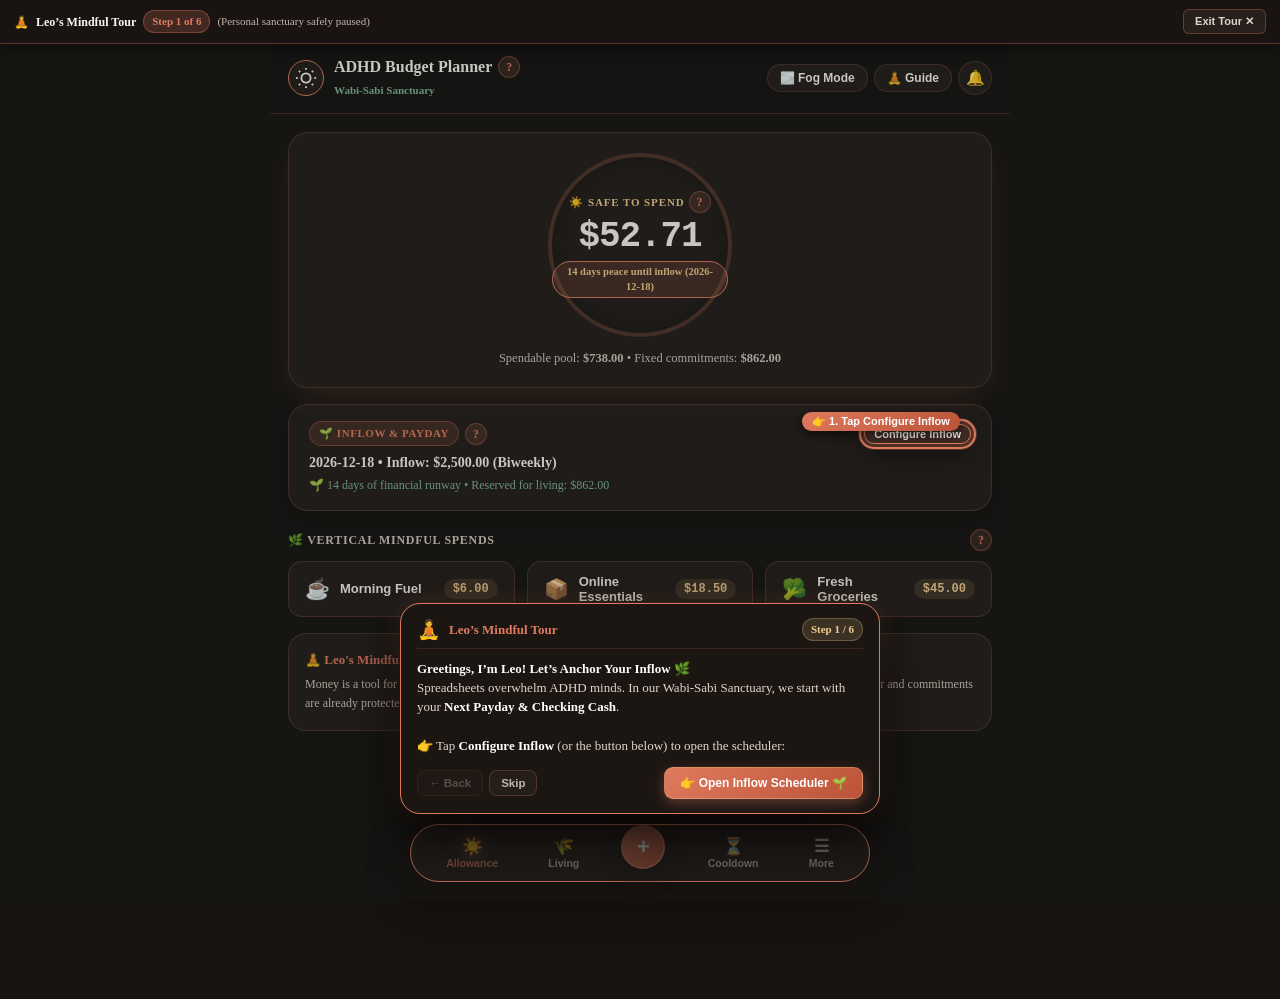
<file: index.html>
<!DOCTYPE html>
<html lang="en">
<head>
  <meta charset="utf-8">
  <meta name="viewport" content="width=device-width, initial-scale=1, viewport-fit=cover">
  <title>ADHD Budget Planner</title>
  <meta name="description" content="A gentle, mindful budgeting sanctuary engineered for ADHD focus.">
  <meta name="theme-color" content="#161311">
  <meta name="apple-mobile-web-app-capable" content="yes">
  <meta name="apple-mobile-web-app-status-bar-style" content="black-translucent">
  <meta name="apple-mobile-web-app-title" content="ADHD Budget Planner">
  <link rel="manifest" href="./manifest.json">
  <link rel="icon" type="image/svg+xml" href="./assets/icon.svg">
  <link rel="apple-touch-icon" href="./assets/apple-touch-icon.png">
  
  <link rel="stylesheet" href="./css/harmony-theme.css">
  <link rel="stylesheet" href="./css/harmony-layout.css">
  <link rel="stylesheet" href="./css/leo-tour.css">
</head>
<body data-theme="sage-harmony">

  <div class="zen-shell">

    <!-- Top Header App Bar -->
    <header class="zen-header">
      <div class="header-inner">
        <div class="brand-group">
          <div class="brand-circle-icon">
            <svg width="22" height="22" viewBox="0 0 24 24" fill="none" stroke="currentColor" stroke-width="2">
              <circle cx="12" cy="12" r="5"/>
              <line x1="12" y1="1" x2="12" y2="3"/>
              <line x1="12" y1="21" x2="12" y2="23"/>
              <line x1="4.22" y1="4.22" x2="5.64" y2="5.64"/>
              <line x1="18.36" y1="18.36" x2="19.78" y2="19.78"/>
              <line x1="1" y1="12" x2="3" y2="12"/>
              <line x1="21" y1="12" x2="23" y2="12"/>
              <line x1="4.22" y1="19.78" x2="5.64" y2="18.36"/>
              <line x1="18.36" y1="5.64" x2="19.78" y2="4.22"/>
            </svg>
          </div>
          <div class="brand-text">
            <div style="display:flex;align-items:center;gap:6px;">
              <h1>ADHD Budget Planner</h1>
              <button type="button" class="zen-help-badge" data-leo-help="sanctuary.offline" title="Sovereign Sanctuary & Privacy">?</button>
            </div>
            <span class="brand-tagline">Wabi-Sabi Sanctuary</span>
          </div>
        </div>
        <div class="header-btns">
          <button type="button" class="btn-zen-pill" id="btn-fog-trigger" title="Fog Mode (Low Sensory Refuge)">🌫️ Fog Mode</button>
          <button type="button" class="btn-zen-pill" id="btn-leo-tour" title="Leo's Step-by-Step Tour">🧘 Guide</button>
          <button type="button" class="btn-zen-icon" id="btn-sound-toggle" title="Gentle Chime">🔔</button>
        </div>
      </div>
    </header>

    <!-- MAIN SCREENS -->
    <main>
      <!-- 1. Allowance Screen -->
      <section id="screen-allowance" class="screen active">
        <!-- Concentric Radial Sunburst Dial Hero -->
        <div class="radial-hero-card">
          <div class="dial-track-ring">
            <span class="dial-label" style="display:flex;align-items:center;gap:4px;">
              <span>☀️ Safe to Spend</span>
              <button type="button" class="zen-help-badge" data-leo-help="allowance.radial" title="About Daily Allowance Dial">?</button>
            </span>
            <div class="dial-number" id="dial-hero-amount">$0.00</div>
            <span class="dial-status-pill" id="dial-runway-pill">Runway calculating...</span>
          </div>
          <div class="dial-subtext" id="dial-subtext">Calculating fixed commitments...</div>
        </div>

        <!-- Mindful Inflow Sanctuary Card -->
        <div class="zen-inflow-card" id="card-zen-inflow">
          <div style="display:flex;justify-content:space-between;align-items:center;margin-bottom:6px;">
            <div style="display:flex;align-items:center;gap:6px;">
              <span class="zen-inflow-badge">🌱 Inflow & Payday</span>
              <button type="button" class="zen-help-badge" data-leo-help="allowance.inflow" title="About Cash Inflow Stream">?</button>
            </div>
            <button type="button" class="btn-zen-action" id="btn-configure-zen-inflow" style="font-size:11px;padding:3px 9px;">Configure Inflow</button>
          </div>
          <div id="zen-inflow-status-text" style="font-size:14px;font-weight:800;color:var(--text-zen);">
            Loading inflow projection...
          </div>
          <div id="zen-inflow-peace-runway" style="font-size:12px;color:var(--accent-mint);margin-top:3px;">
            Calculating days of financial peace...
          </div>
        </div>

        <div style="display:flex;justify-content:space-between;align-items:center;margin:16px 0 10px;">
          <div style="font-size:12px;font-weight:800;color:var(--text-muted);text-transform:uppercase;letter-spacing:0.06em;">
            🌿 Vertical Mindful Spends
          </div>
          <button type="button" class="zen-help-badge" data-leo-help="allowance.quickchip" title="About Mindful Spend Chips">?</button>
        </div>
        <div class="zen-quick-spends" id="zen-quick-spends">
          <!-- 3 stacked vertical pills populated dynamically -->
        </div>

        <div id="zen-today-spends-container"></div>

        <div style="background:var(--bg-card);border:1px solid var(--border-zen);border-radius:18px;padding:16px;margin-top:14px;">
          <div style="font-size:13px;font-weight:700;color:var(--accent-sage);margin-bottom:6px;">🧘 Leo's Mindful Note:</div>
          <p style="font-size:12px;color:var(--text-muted);line-height:1.6;">
            Money is a tool for peace, not stress. Whenever you check your safe allowance, take a breath knowing your fixed shelter and commitments are already protected.
          </p>
        </div>
      </section>

      <!-- 2. Living Costs (Bills) Screen -->
      <section id="screen-living" class="screen">
        <div style="display:flex;justify-content:space-between;align-items:center;margin-bottom:16px;">
          <div>
            <div style="display:flex;align-items:center;gap:6px;">
              <h2 style="font-size:18px;font-weight:800;">Living Costs</h2>
              <button type="button" class="zen-help-badge" data-leo-help="living.costs" title="About Living Commitments">?</button>
            </div>
            <p style="font-size:12px;color:var(--text-muted);">Fixed shelter & utility commitments reserved before calculating your allowance.</p>
          </div>
          <button type="button" class="btn-harmony-action" id="btn-add-living-open">+ Add Cost</button>
        </div>
        <div id="living-list">
          <!-- Populated dynamically -->
        </div>
      </section>

      <!-- 3. Cooldown Hold (Vault) Screen -->
      <section id="screen-cooldown" class="screen">
        <div style="display:flex;justify-content:space-between;align-items:center;margin-bottom:16px;">
          <div>
            <div style="display:flex;align-items:center;gap:6px;">
              <h2 style="font-size:18px;font-weight:800;">Cooldown Hold (48h Vault)</h2>
              <button type="button" class="zen-help-badge" data-leo-help="cooldown.patience" title="About Cooldown Garden">?</button>
            </div>
            <p style="font-size:12px;color:var(--text-muted);">Park impulse shopping urges here. 82% fade calmly in 48 hours.</p>
          </div>
          <button type="button" class="btn-harmony-action" id="btn-add-cooldown-open">+ Hold Urge</button>
        </div>
        <div id="cooldown-list">
          <!-- Populated dynamically -->
        </div>
      </section>

      <!-- 4. Debt Freedom Screen -->
      <section id="screen-freedom" class="screen">
        <div style="display:flex;justify-content:space-between;align-items:center;margin-bottom:16px;">
          <div>
            <div style="display:flex;align-items:center;gap:6px;">
              <h2 style="font-size:18px;font-weight:800;">Debt Freedom (Crusher)</h2>
              <button type="button" class="zen-help-badge" data-leo-help="freedom.ladder" title="About Freedom Ladder">?</button>
            </div>
            <p style="font-size:12px;color:var(--text-muted);">Snowball & Avalanche accelerated debt freedom path.</p>
          </div>
          <button type="button" class="btn-harmony-action" id="btn-add-debt-open">+ Add Debt</button>
        </div>
        <div style="background:var(--bg-card);border:1px solid var(--border-zen);border-radius:18px;padding:18px;text-align:center;margin-bottom:16px;">
          <div style="font-size:11px;font-weight:700;color:var(--accent-gold);text-transform:uppercase;letter-spacing:0.08em;margin-bottom:4px;">Freedom Projection</div>
          <div style="font-size:17px;font-weight:800;color:var(--text-zen);" id="debt-freedom-plan">Calculating projection...</div>
        </div>
        <div id="debt-list">
          <!-- Populated dynamically -->
        </div>
      </section>

      <!-- 5. Mind Dump Screen -->
      <section id="screen-minddump" class="screen">
        <div style="display:flex;align-items:center;gap:6px;margin-bottom:6px;">
          <h2 style="font-size:18px;font-weight:800;">Mind Dump Scratchpad</h2>
          <button type="button" class="zen-help-badge" data-leo-help="minddump.zen" title="About Mindful Thought Stream">?</button>
        </div>
        <p style="font-size:12px;color:var(--text-muted);margin-bottom:16px;">Zero-friction capture for money thoughts, upcoming purchases, or anxiety relief.</p>
        <textarea id="minddump-textarea-input" class="zen-input" style="height:280px;resize:none;font-size:14px;line-height:1.6;" placeholder="Type anything on your mind... auto-saves instantly."></textarea>
      </section>

      <!-- 6. Sanctuary Config Screen -->
      <section id="screen-config" class="screen">
        <div style="display:flex;align-items:center;gap:6px;margin-bottom:16px;">
          <h2 style="font-size:18px;font-weight:800;">Sanctuary Config & Backup</h2>
          <button type="button" class="zen-help-badge" data-leo-help="sanctuary.grace" title="About Grace Cushion & Sanctuary">?</button>
        </div>
        <div style="background:var(--bg-card);border:1px solid var(--border-zen);border-radius:18px;padding:18px;margin-bottom:18px;">
          <form id="form-settings">
            <div class="zen-form-group">
              <label>Checking Account Balance ($)</label>
              <input type="number" step="0.01" class="zen-input" id="settings-checking-field" required>
            </div>
            <div class="zen-form-group">
              <label>Payday Cycle</label>
              <select class="zen-select" id="settings-cycle-field">
                <option value="weekly">Weekly</option>
                <option value="biweekly">Bi-Weekly (Every 2 Weeks)</option>
                <option value="semimonthly">Semi-Monthly (1st & 15th)</option>
                <option value="monthly">Monthly</option>
              </select>
            </div>
            <div class="zen-form-group">
              <label>Visual Color Theme</label>
              <select class="zen-select" id="settings-theme-field">
                <option value="sage-harmony">Sage Harmony (Warm Editorial)</option>
                <option value="oled-minimal">OLED Minimal</option>
                <option value="sand-linen">Sand & Linen (Light)</option>
                <option value="ocean-calm">Ocean Calm</option>
              </select>
            </div>
            <button type="submit" class="btn-harmony-action" style="width:100%;padding:12px;margin-top:6px;">Save Config 🌿</button>
          </form>
        </div>

        <div style="background:var(--bg-card);border:1px solid var(--border-zen);border-radius:18px;padding:18px;">
          <div style="font-size:14px;font-weight:700;margin-bottom:10px;">💾 Backup & Device Transfer</div>
          <button type="button" class="btn-harmony-action" id="btn-export-backup" style="width:100%;padding:12px;margin-bottom:14px;">Download Backup (.json)</button>
          <label style="display:block;font-size:12px;color:var(--text-muted);margin-bottom:6px;">Restore Backup File:</label>
          <input type="file" id="input-restore-backup" accept=".json" class="zen-input" style="font-size:12px;padding:6px;">
        </div>
      </section>
    </main>

    <!-- FLOATING CURVED ZEN ISLAND NAVIGATION (Unique Island Architecture) -->
    <nav class="zen-floating-island" id="zen-island-nav" aria-label="Sanctuary Navigation">
      <button type="button" class="island-tab active" data-nav="allowance">
        <span class="island-glyph">☀️</span>
        <span class="island-text">Allowance</span>
      </button>

      <button type="button" class="island-tab" data-nav="living">
        <span class="island-glyph">🌾</span>
        <span class="island-text">Living</span>
      </button>

      <!-- Center Raised Terracotta Seed FAB -->
      <button type="button" class="island-seed-fab" id="island-btn-seed-action" title="Quick Add Spend">
        <span>+</span>
      </button>

      <button type="button" class="island-tab" data-nav="cooldown">
        <span class="island-glyph">⏳</span>
        <span class="island-text">Cooldown</span>
      </button>

      <button type="button" class="island-tab" id="btn-open-sanctuary-drawer" title="More Sanctuary Sections">
        <span class="island-glyph">☰</span>
        <span class="island-text">More</span>
      </button>
    </nav>

    <!-- SLIDE-UP SANCTUARY DRAWER SHEET -->
    <div class="zen-drawer-overlay" id="sanctuary-drawer-sheet">
      <div class="zen-drawer-sheet">
        <div class="drawer-handle-bar"></div>
        <div style="display:flex;justify-content:space-between;align-items:center;margin-bottom:16px;">
          <h3 style="font-size:16px;font-weight:800;color:var(--text-zen);">🌿 Sanctuary Sections</h3>
          <button type="button" class="btn-zen-icon" id="btn-close-sanctuary-drawer">&times;</button>
        </div>
        <div class="drawer-links-grid">
          <button type="button" class="drawer-link-btn" data-drawer-nav="freedom">
            <span class="drawer-btn-glyph">📉</span>
            <div class="drawer-btn-text">
              <strong>Debt Freedom</strong>
              <span>Snowball & payoff path</span>
            </div>
          </button>
          <button type="button" class="drawer-link-btn" data-drawer-nav="minddump">
            <span class="drawer-btn-glyph">📝</span>
            <div class="drawer-btn-text">
              <strong>Mind Dump</strong>
              <span>Zero-friction scratchpad</span>
            </div>
          </button>
          <button type="button" class="drawer-link-btn" data-drawer-nav="config">
            <span class="drawer-btn-glyph">⚙️</span>
            <div class="drawer-btn-text">
              <strong>Sanctuary Config</strong>
              <span>Themes, currency, backup</span>
            </div>
          </button>
        </div>
      </div>
    </div>

    <!-- FULLSCREEN FOG MODE OVERLAY -->
    <div id="fog-mode-overlay" class="zombie-screen-overlay">
      <div style="font-size:18px;color:#737373;font-weight:700;margin-bottom:8px;display:flex;align-items:center;justify-content:center;gap:8px;">
        <span>🌫️ Fog Mode Active</span>
        <button type="button" class="zen-help-badge" data-leo-help="fog.mode" title="About Fog Mode">?</button>
      </div>
      <p style="font-size:13px;color:#a3a3a3;margin-bottom:24px;">Low cognitive bandwidth day? Here is your single answer right now:</p>
      <div style="font-size:14px;color:#737373;text-transform:uppercase;letter-spacing:0.1em;margin-bottom:6px;">Safe to Spend Today</div>
      <div class="zombie-screen-number" id="fog-screen-amount">$0.00</div>
      <button type="button" class="btn-zombie-return" id="btn-fog-close">Exit Fog Mode 🌿</button>
    </div>

    <!-- MODAL: Set Inflow & Payday -->
    <div id="modal-set-zen-payday" class="zen-modal-overlay">
      <div class="zen-modal-box">
        <div style="display:flex;justify-content:space-between;align-items:center;margin-bottom:14px;">
          <h3 style="font-size:16px;font-weight:800;">🌱 Configure Income Inflow</h3>
          <button type="button" class="btn-zen-icon" id="btn-close-set-inflow" style="width:28px;height:28px;">&times;</button>
        </div>
        <form id="form-set-zen-inflow">
          <div class="zen-form-group">
            <label>Next Inflow Date (Payday)</label>
            <input type="date" class="zen-input" id="input-zen-inflow-date" required>
          </div>
          <div class="zen-form-group">
            <label>Expected Paycheck Sum ($)</label>
            <input type="number" step="0.01" class="zen-input" id="input-zen-inflow-amount" placeholder="2500.00" required>
          </div>
          <div class="zen-form-group">
            <label>Pay Cadence</label>
            <select class="zen-select" id="select-zen-inflow-cycle">
              <option value="biweekly">Bi-Weekly (Every 14 Days)</option>
              <option value="weekly">Weekly (Every 7 Days)</option>
              <option value="semimonthly">Semi-Monthly (1st & 15th)</option>
              <option value="monthly">Monthly</option>
            </select>
          </div>
          <div class="zen-form-group">
            <label>Current Checking Cash ($)</label>
            <input type="number" step="0.01" class="zen-input" id="input-zen-inflow-checking" placeholder="1400.00" required>
          </div>
          <button type="submit" class="btn-harmony-action" style="width:100%;padding:12px;margin-top:6px;">Save Sanctuary Inflow 🌿</button>
        </form>
      </div>
    </div>

    <!-- MODAL: Quick Custom Spend -->
    <div id="modal-zen-spend" class="zen-modal-overlay">
      <div class="zen-modal-box">
        <div style="display:flex;justify-content:space-between;align-items:center;margin-bottom:14px;">
          <h3 style="font-size:16px;font-weight:800;">✨ Log Mindful Spend</h3>
          <button type="button" class="btn-zen-icon" id="btn-close-zen-spend" style="width:28px;height:28px;">&times;</button>
        </div>
        <form id="form-zen-spend">
          <div class="zen-form-group">
            <label>Spend Description</label>
            <input type="text" class="zen-input" id="input-zen-spend-title" placeholder="Matcha Latte & Snack" required>
          </div>
          <div class="zen-form-group">
            <label>Amount ($)</label>
            <input type="number" step="0.01" class="zen-input" id="input-zen-spend-amt" placeholder="7.50" required>
          </div>
          <button type="submit" class="btn-harmony-action" style="width:100%;padding:12px;margin-top:6px;">Log Spend 🌿</button>
        </form>
      </div>
    </div>

    <!-- MODAL: Add / Edit Living Cost -->
    <div id="modal-add-living" class="zen-modal-overlay">
      <div class="zen-modal-box">
        <div style="display:flex;justify-content:space-between;align-items:center;margin-bottom:14px;">
          <h3 style="font-size:16px;font-weight:800;" id="modal-living-heading">📅 Add Living Cost</h3>
          <button type="button" class="btn-zen-icon" id="btn-add-living-close" style="width:28px;height:28px;">&times;</button>
        </div>
        <form id="form-add-living">
          <input type="hidden" id="living-edit-id" value="">
          <div class="zen-form-group">
            <label>Living Cost Name (e.g. Rent, Electricity, Internet)</label>
            <input type="text" class="zen-input" id="living-name-field" placeholder="Housing Rent" required>
          </div>
          <div class="zen-form-group">
            <label>Amount ($)</label>
            <input type="number" step="0.01" class="zen-input" id="living-amt-field" placeholder="780.00" required>
          </div>
          <div class="zen-form-group">
            <label>Due Date</label>
            <input type="date" class="zen-input" id="living-date-field" required>
          </div>
          <button type="submit" class="btn-harmony-action" style="width:100%;padding:12px;margin-top:6px;">Save Living Cost 🌿</button>
        </form>
      </div>
    </div>

    <!-- MODAL: Add / Edit Cooldown Item -->
    <div id="modal-add-cooldown" class="zen-modal-overlay">
      <div class="zen-modal-box">
        <div style="display:flex;justify-content:space-between;align-items:center;margin-bottom:14px;">
          <h3 style="font-size:16px;font-weight:800;" id="modal-cooldown-heading">⏳ Park in 48-Hour Cooldown Hold</h3>
          <button type="button" class="btn-zen-icon" id="btn-add-cooldown-close" style="width:28px;height:28px;">&times;</button>
        </div>
        <form id="form-add-cooldown">
          <input type="hidden" id="cooldown-edit-id" value="">
          <div class="zen-form-group">
            <label>Item Name / Purchase Urge</label>
            <input type="text" class="zen-input" id="cooldown-name-field" placeholder="Ergonomic Keyboard" required>
          </div>
          <div class="zen-form-group">
            <label>Price ($)</label>
            <input type="number" step="0.01" class="zen-input" id="cooldown-amt-field" placeholder="89.00" required>
          </div>
          <button type="submit" class="btn-harmony-action" style="width:100%;padding:12px;margin-top:6px;">Hold Urge in Cooldown ⏳</button>
        </form>
      </div>
    </div>

    <!-- MODAL: Add / Edit Debt -->
    <div id="modal-add-zen-debt" class="zen-modal-overlay">
      <div class="zen-modal-box">
        <div style="display:flex;justify-content:space-between;align-items:center;margin-bottom:14px;">
          <h3 style="font-size:16px;font-weight:800;" id="modal-zen-debt-heading">📉 Add Debt Obligation</h3>
          <button type="button" class="btn-zen-icon" id="btn-add-debt-close" style="width:28px;height:28px;">&times;</button>
        </div>
        <form id="form-add-zen-debt">
          <input type="hidden" id="debt-zen-edit-id" value="">
          <div class="zen-form-group">
            <label>Debt Name (e.g. Credit Card, Student Loan)</label>
            <input type="text" class="zen-input" id="debt-zen-name-field" placeholder="Mastercard" required>
          </div>
          <div class="zen-form-group">
            <label>Current Balance ($)</label>
            <input type="number" step="0.01" class="zen-input" id="debt-zen-balance-field" placeholder="950.00" required>
          </div>
          <div class="zen-form-group">
            <label>Minimum Monthly Payment ($)</label>
            <input type="number" step="0.01" class="zen-input" id="debt-zen-min-field" placeholder="40.00" required>
          </div>
          <div class="zen-form-group">
            <label>Interest Rate (APR %)</label>
            <input type="number" step="0.1" class="zen-input" id="debt-zen-apr-field" placeholder="18.5" required>
          </div>
          <button type="submit" class="btn-harmony-action" style="width:100%;padding:12px;margin-top:6px;">Save Debt Obligation 🌿</button>
        </form>
      </div>
    </div>

    <!-- MODAL: LEO'S 4-TIER MINDFUL CONTEXTUAL HELP -->
    <div id="modal-leo-help" class="zen-modal-overlay">
      <div class="zen-modal-box">
        <div class="leo-help-header">
          <h3 class="leo-help-title" id="leo-help-title">🧘 Leo's Mindful Guide</h3>
          <button type="button" class="btn-zen-icon" id="btn-close-leo-help" style="width:28px;height:28px;">&times;</button>
        </div>
        <div class="leo-help-tiers-container">
          <div class="leo-help-tier">
            <div class="leo-tier-label">🌿 The Mindful Purpose</div>
            <div class="leo-tier-content" id="leo-help-core">&mdash;</div>
          </div>
          <div class="leo-help-tier">
            <div class="leo-tier-label">🍵 Your Gentle Action</div>
            <div class="leo-tier-content" id="leo-help-action">&mdash;</div>
          </div>
          <div class="leo-help-tier">
            <div class="leo-tier-label">🧠 ADHD Cognitive Relief</div>
            <div class="leo-tier-content" id="leo-help-brain">&mdash;</div>
          </div>
          <div class="leo-help-tier">
            <div class="leo-tier-label">🎋 Zen Wisdom</div>
            <div class="leo-tier-content" id="leo-help-wisdom">&mdash;</div>
          </div>
        </div>
      </div>
    </div>

  </div>

  <script src="./js/core-calculator.js"></script>
  <script src="./js/state-manager.js"></script>
  <script src="./js/leo-help.js"></script>
  <script src="./js/leo-tour.js"></script>
  <script src="./js/zen-controller.js"></script>
</body>
</html>
</file>
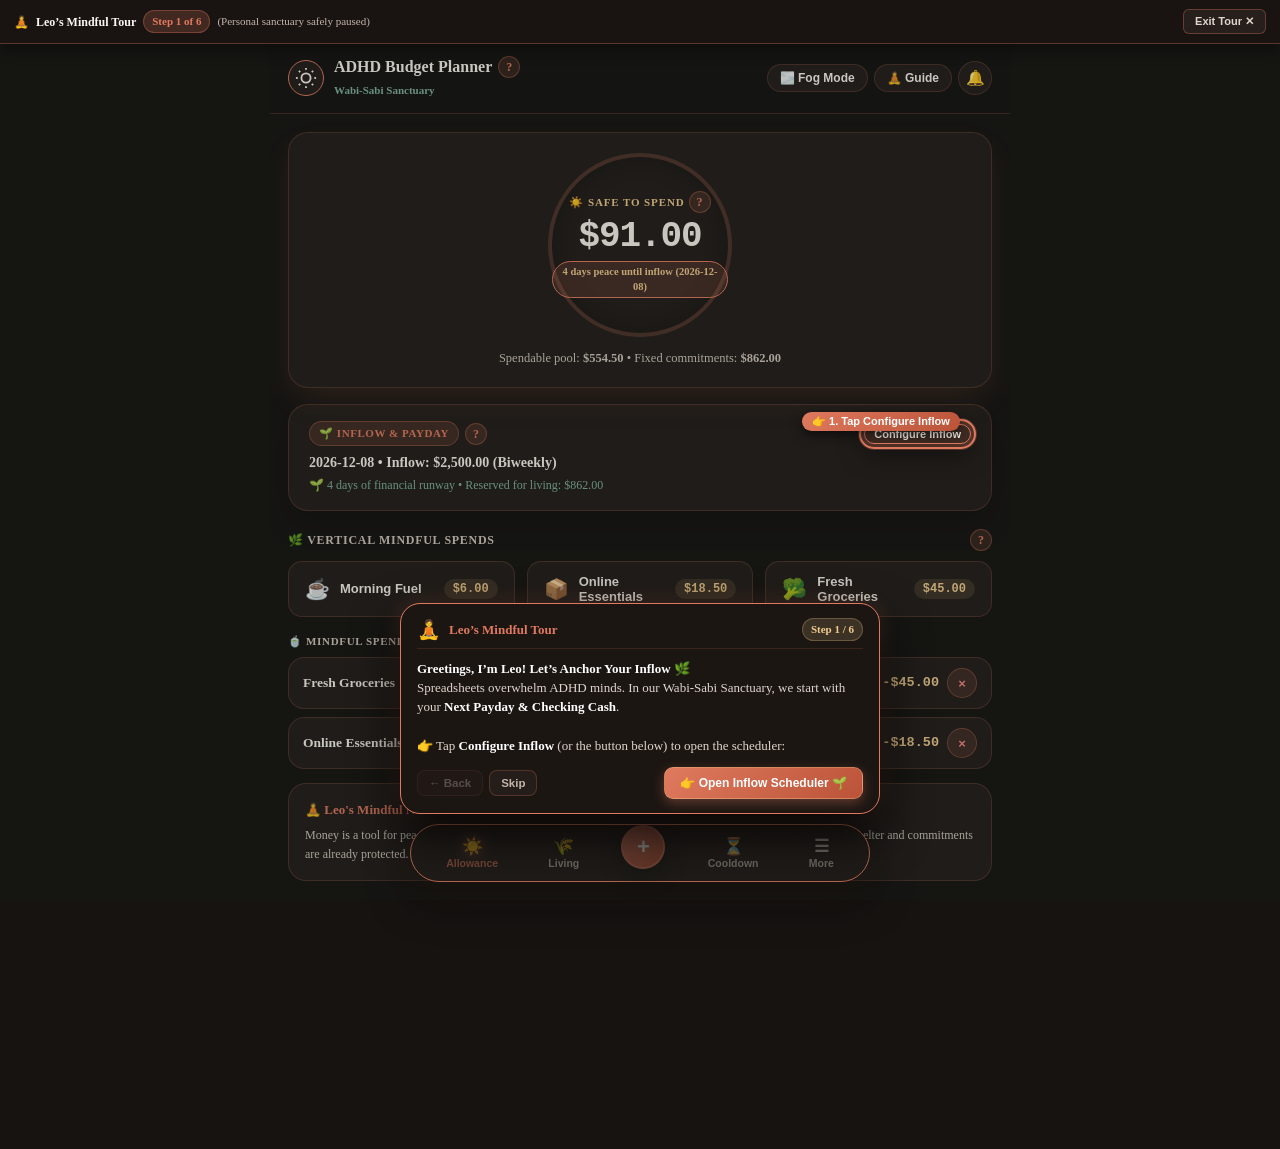
<file: demo/index.html>
<!DOCTYPE html>
<html lang="en">
<head>
  <meta charset="utf-8">
  <meta name="viewport" content="width=device-width, initial-scale=1, viewport-fit=cover">
  <title>ADHD Budget Planner</title>
  <meta name="description" content="A gentle, mindful budgeting sanctuary engineered for ADHD focus.">
  <meta name="theme-color" content="#161311">
  <meta name="apple-mobile-web-app-capable" content="yes">
  <meta name="apple-mobile-web-app-status-bar-style" content="black-translucent">
  <meta name="apple-mobile-web-app-title" content="ADHD Budget Planner">
  <!-- Demo mode: no manifest -->
  <link rel="icon" type="image/svg+xml" href="../assets/icon.svg">
  <link rel="apple-touch-icon" href="../assets/apple-touch-icon.png">
  
  <link rel="stylesheet" href="../css/harmony-theme.css">
  <link rel="stylesheet" href="../css/harmony-layout.css">
  <link rel="stylesheet" href="../css/leo-tour.css">
  <link rel="stylesheet" href="./demo-banner.css">
</head>
<body data-theme="sage-harmony">

  <div class="zen-shell">

    <!-- Top Header App Bar -->
    <header class="zen-header">
      <div class="header-inner">
        <div class="brand-group">
          <div class="brand-circle-icon">
            <svg width="22" height="22" viewBox="0 0 24 24" fill="none" stroke="currentColor" stroke-width="2">
              <circle cx="12" cy="12" r="5"/>
              <line x1="12" y1="1" x2="12" y2="3"/>
              <line x1="12" y1="21" x2="12" y2="23"/>
              <line x1="4.22" y1="4.22" x2="5.64" y2="5.64"/>
              <line x1="18.36" y1="18.36" x2="19.78" y2="19.78"/>
              <line x1="1" y1="12" x2="3" y2="12"/>
              <line x1="21" y1="12" x2="23" y2="12"/>
              <line x1="4.22" y1="19.78" x2="5.64" y2="18.36"/>
              <line x1="18.36" y1="5.64" x2="19.78" y2="4.22"/>
            </svg>
          </div>
          <div class="brand-text">
            <div style="display:flex;align-items:center;gap:6px;">
              <h1>ADHD Budget Planner</h1>
              <button type="button" class="zen-help-badge" data-leo-help="sanctuary.offline" title="Sovereign Sanctuary & Privacy">?</button>
            </div>
            <span class="brand-tagline">Wabi-Sabi Sanctuary</span>
          </div>
        </div>
        <div class="header-btns">
          <button type="button" class="btn-zen-pill" id="btn-fog-trigger" title="Fog Mode (Low Sensory Refuge)">🌫️ Fog Mode</button>
          <button type="button" class="btn-zen-pill" id="btn-leo-tour" title="Leo's Step-by-Step Tour">🧘 Guide</button>
          <button type="button" class="btn-zen-icon" id="btn-sound-toggle" title="Gentle Chime">🔔</button>
        </div>
      </div>
    </header>

    <!-- MAIN SCREENS -->
    <main>
      <!-- 1. Allowance Screen -->
      <section id="screen-allowance" class="screen active">
        <!-- Concentric Radial Sunburst Dial Hero -->
        <div class="radial-hero-card">
          <div class="dial-track-ring">
            <span class="dial-label" style="display:flex;align-items:center;gap:4px;">
              <span>☀️ Safe to Spend</span>
              <button type="button" class="zen-help-badge" data-leo-help="allowance.radial" title="About Daily Allowance Dial">?</button>
            </span>
            <div class="dial-number" id="dial-hero-amount">$0.00</div>
            <span class="dial-status-pill" id="dial-runway-pill">Runway calculating...</span>
          </div>
          <div class="dial-subtext" id="dial-subtext">Calculating fixed commitments...</div>
        </div>

        <!-- Mindful Inflow Sanctuary Card -->
        <div class="zen-inflow-card" id="card-zen-inflow">
          <div style="display:flex;justify-content:space-between;align-items:center;margin-bottom:6px;">
            <div style="display:flex;align-items:center;gap:6px;">
              <span class="zen-inflow-badge">🌱 Inflow & Payday</span>
              <button type="button" class="zen-help-badge" data-leo-help="allowance.inflow" title="About Cash Inflow Stream">?</button>
            </div>
            <button type="button" class="btn-zen-action" id="btn-configure-zen-inflow" style="font-size:11px;padding:3px 9px;">Configure Inflow</button>
          </div>
          <div id="zen-inflow-status-text" style="font-size:14px;font-weight:800;color:var(--text-zen);">
            Loading inflow projection...
          </div>
          <div id="zen-inflow-peace-runway" style="font-size:12px;color:var(--accent-mint);margin-top:3px;">
            Calculating days of financial peace...
          </div>
        </div>

        <div style="display:flex;justify-content:space-between;align-items:center;margin:16px 0 10px;">
          <div style="font-size:12px;font-weight:800;color:var(--text-muted);text-transform:uppercase;letter-spacing:0.06em;">
            🌿 Vertical Mindful Spends
          </div>
          <button type="button" class="zen-help-badge" data-leo-help="allowance.quickchip" title="About Mindful Spend Chips">?</button>
        </div>
        <div class="zen-quick-spends" id="zen-quick-spends">
          <!-- 3 stacked vertical pills populated dynamically -->
        </div>

        <div id="zen-today-spends-container"></div>

        <div style="background:var(--bg-card);border:1px solid var(--border-zen);border-radius:18px;padding:16px;margin-top:14px;">
          <div style="font-size:13px;font-weight:700;color:var(--accent-sage);margin-bottom:6px;">🧘 Leo's Mindful Note:</div>
          <p style="font-size:12px;color:var(--text-muted);line-height:1.6;">
            Money is a tool for peace, not stress. Whenever you check your safe allowance, take a breath knowing your fixed shelter and commitments are already protected.
          </p>
        </div>
      </section>

      <!-- 2. Living Costs (Bills) Screen -->
      <section id="screen-living" class="screen">
        <div style="display:flex;justify-content:space-between;align-items:center;margin-bottom:16px;">
          <div>
            <div style="display:flex;align-items:center;gap:6px;">
              <h2 style="font-size:18px;font-weight:800;">Living Costs</h2>
              <button type="button" class="zen-help-badge" data-leo-help="living.costs" title="About Living Commitments">?</button>
            </div>
            <p style="font-size:12px;color:var(--text-muted);">Fixed shelter & utility commitments reserved before calculating your allowance.</p>
          </div>
          <button type="button" class="btn-harmony-action" id="btn-add-living-open">+ Add Cost</button>
        </div>
        <div id="living-list">
          <!-- Populated dynamically -->
        </div>
      </section>

      <!-- 3. Cooldown Hold (Vault) Screen -->
      <section id="screen-cooldown" class="screen">
        <div style="display:flex;justify-content:space-between;align-items:center;margin-bottom:16px;">
          <div>
            <div style="display:flex;align-items:center;gap:6px;">
              <h2 style="font-size:18px;font-weight:800;">Cooldown Hold (48h Vault)</h2>
              <button type="button" class="zen-help-badge" data-leo-help="cooldown.patience" title="About Cooldown Garden">?</button>
            </div>
            <p style="font-size:12px;color:var(--text-muted);">Park impulse shopping urges here. 82% fade calmly in 48 hours.</p>
          </div>
          <button type="button" class="btn-harmony-action" id="btn-add-cooldown-open">+ Hold Urge</button>
        </div>
        <div id="cooldown-list">
          <!-- Populated dynamically -->
        </div>
      </section>

      <!-- 4. Debt Freedom Screen -->
      <section id="screen-freedom" class="screen">
        <div style="display:flex;justify-content:space-between;align-items:center;margin-bottom:16px;">
          <div>
            <div style="display:flex;align-items:center;gap:6px;">
              <h2 style="font-size:18px;font-weight:800;">Debt Freedom (Crusher)</h2>
              <button type="button" class="zen-help-badge" data-leo-help="freedom.ladder" title="About Freedom Ladder">?</button>
            </div>
            <p style="font-size:12px;color:var(--text-muted);">Snowball & Avalanche accelerated debt freedom path.</p>
          </div>
          <button type="button" class="btn-harmony-action" id="btn-add-debt-open">+ Add Debt</button>
        </div>
        <div style="background:var(--bg-card);border:1px solid var(--border-zen);border-radius:18px;padding:18px;text-align:center;margin-bottom:16px;">
          <div style="font-size:11px;font-weight:700;color:var(--accent-gold);text-transform:uppercase;letter-spacing:0.08em;margin-bottom:4px;">Freedom Projection</div>
          <div style="font-size:17px;font-weight:800;color:var(--text-zen);" id="debt-freedom-plan">Calculating projection...</div>
        </div>
        <div id="debt-list">
          <!-- Populated dynamically -->
        </div>
      </section>

      <!-- 5. Mind Dump Screen -->
      <section id="screen-minddump" class="screen">
        <div style="display:flex;align-items:center;gap:6px;margin-bottom:6px;">
          <h2 style="font-size:18px;font-weight:800;">Mind Dump Scratchpad</h2>
          <button type="button" class="zen-help-badge" data-leo-help="minddump.zen" title="About Mindful Thought Stream">?</button>
        </div>
        <p style="font-size:12px;color:var(--text-muted);margin-bottom:16px;">Zero-friction capture for money thoughts, upcoming purchases, or anxiety relief.</p>
        <textarea id="minddump-textarea-input" class="zen-input" style="height:280px;resize:none;font-size:14px;line-height:1.6;" placeholder="Type anything on your mind... auto-saves instantly."></textarea>
      </section>

      <!-- 6. Sanctuary Config Screen -->
      <section id="screen-config" class="screen">
        <div style="display:flex;align-items:center;gap:6px;margin-bottom:16px;">
          <h2 style="font-size:18px;font-weight:800;">Sanctuary Config & Backup</h2>
          <button type="button" class="zen-help-badge" data-leo-help="sanctuary.grace" title="About Grace Cushion & Sanctuary">?</button>
        </div>
        <div style="background:var(--bg-card);border:1px solid var(--border-zen);border-radius:18px;padding:18px;margin-bottom:18px;">
          <form id="form-settings">
            <div class="zen-form-group">
              <label>Checking Account Balance ($)</label>
              <input type="number" step="0.01" class="zen-input" id="settings-checking-field" required>
            </div>
            <div class="zen-form-group">
              <label>Payday Cycle</label>
              <select class="zen-select" id="settings-cycle-field">
                <option value="weekly">Weekly</option>
                <option value="biweekly">Bi-Weekly (Every 2 Weeks)</option>
                <option value="semimonthly">Semi-Monthly (1st & 15th)</option>
                <option value="monthly">Monthly</option>
              </select>
            </div>
            <div class="zen-form-group">
              <label>Visual Color Theme</label>
              <select class="zen-select" id="settings-theme-field">
                <option value="sage-harmony">Sage Harmony (Warm Editorial)</option>
                <option value="oled-minimal">OLED Minimal</option>
                <option value="sand-linen">Sand & Linen (Light)</option>
                <option value="ocean-calm">Ocean Calm</option>
              </select>
            </div>
            <button type="submit" class="btn-harmony-action" style="width:100%;padding:12px;margin-top:6px;">Save Config 🌿</button>
          </form>
        </div>

        <div style="background:var(--bg-card);border:1px solid var(--border-zen);border-radius:18px;padding:18px;">
          <div style="font-size:14px;font-weight:700;margin-bottom:10px;">💾 Backup & Device Transfer</div>
          <button type="button" class="btn-harmony-action" id="btn-export-backup" style="width:100%;padding:12px;margin-bottom:14px;">Download Backup (.json)</button>
          <label style="display:block;font-size:12px;color:var(--text-muted);margin-bottom:6px;">Restore Backup File:</label>
          <input type="file" id="input-restore-backup" accept=".json" class="zen-input" style="font-size:12px;padding:6px;">
        </div>
      </section>
    </main>

    <!-- FLOATING CURVED ZEN ISLAND NAVIGATION (Unique Island Architecture) -->
    <nav class="zen-floating-island" id="zen-island-nav" aria-label="Sanctuary Navigation">
      <button type="button" class="island-tab active" data-nav="allowance">
        <span class="island-glyph">☀️</span>
        <span class="island-text">Allowance</span>
      </button>

      <button type="button" class="island-tab" data-nav="living">
        <span class="island-glyph">🌾</span>
        <span class="island-text">Living</span>
      </button>

      <!-- Center Raised Terracotta Seed FAB -->
      <button type="button" class="island-seed-fab" id="island-btn-seed-action" title="Quick Add Spend">
        <span>+</span>
      </button>

      <button type="button" class="island-tab" data-nav="cooldown">
        <span class="island-glyph">⏳</span>
        <span class="island-text">Cooldown</span>
      </button>

      <button type="button" class="island-tab" id="btn-open-sanctuary-drawer" title="More Sanctuary Sections">
        <span class="island-glyph">☰</span>
        <span class="island-text">More</span>
      </button>
    </nav>

    <!-- SLIDE-UP SANCTUARY DRAWER SHEET -->
    <div class="zen-drawer-overlay" id="sanctuary-drawer-sheet">
      <div class="zen-drawer-sheet">
        <div class="drawer-handle-bar"></div>
        <div style="display:flex;justify-content:space-between;align-items:center;margin-bottom:16px;">
          <h3 style="font-size:16px;font-weight:800;color:var(--text-zen);">🌿 Sanctuary Sections</h3>
          <button type="button" class="btn-zen-icon" id="btn-close-sanctuary-drawer">&times;</button>
        </div>
        <div class="drawer-links-grid">
          <button type="button" class="drawer-link-btn" data-drawer-nav="freedom">
            <span class="drawer-btn-glyph">📉</span>
            <div class="drawer-btn-text">
              <strong>Debt Freedom</strong>
              <span>Snowball & payoff path</span>
            </div>
          </button>
          <button type="button" class="drawer-link-btn" data-drawer-nav="minddump">
            <span class="drawer-btn-glyph">📝</span>
            <div class="drawer-btn-text">
              <strong>Mind Dump</strong>
              <span>Zero-friction scratchpad</span>
            </div>
          </button>
          <button type="button" class="drawer-link-btn" data-drawer-nav="config">
            <span class="drawer-btn-glyph">⚙️</span>
            <div class="drawer-btn-text">
              <strong>Sanctuary Config</strong>
              <span>Themes, currency, backup</span>
            </div>
          </button>
        </div>
      </div>
    </div>

    <!-- FULLSCREEN FOG MODE OVERLAY -->
    <div id="fog-mode-overlay" class="zombie-screen-overlay">
      <div style="font-size:18px;color:#737373;font-weight:700;margin-bottom:8px;display:flex;align-items:center;justify-content:center;gap:8px;">
        <span>🌫️ Fog Mode Active</span>
        <button type="button" class="zen-help-badge" data-leo-help="fog.mode" title="About Fog Mode">?</button>
      </div>
      <p style="font-size:13px;color:#a3a3a3;margin-bottom:24px;">Low cognitive bandwidth day? Here is your single answer right now:</p>
      <div style="font-size:14px;color:#737373;text-transform:uppercase;letter-spacing:0.1em;margin-bottom:6px;">Safe to Spend Today</div>
      <div class="zombie-screen-number" id="fog-screen-amount">$0.00</div>
      <button type="button" class="btn-zombie-return" id="btn-fog-close">Exit Fog Mode 🌿</button>
    </div>

    <!-- MODAL: Set Inflow & Payday -->
    <div id="modal-set-zen-payday" class="zen-modal-overlay">
      <div class="zen-modal-box">
        <div style="display:flex;justify-content:space-between;align-items:center;margin-bottom:14px;">
          <h3 style="font-size:16px;font-weight:800;">🌱 Configure Income Inflow</h3>
          <button type="button" class="btn-zen-icon" id="btn-close-set-inflow" style="width:28px;height:28px;">&times;</button>
        </div>
        <form id="form-set-zen-inflow">
          <div class="zen-form-group">
            <label>Next Inflow Date (Payday)</label>
            <input type="date" class="zen-input" id="input-zen-inflow-date" required>
          </div>
          <div class="zen-form-group">
            <label>Expected Paycheck Sum ($)</label>
            <input type="number" step="0.01" class="zen-input" id="input-zen-inflow-amount" placeholder="2500.00" required>
          </div>
          <div class="zen-form-group">
            <label>Pay Cadence</label>
            <select class="zen-select" id="select-zen-inflow-cycle">
              <option value="biweekly">Bi-Weekly (Every 14 Days)</option>
              <option value="weekly">Weekly (Every 7 Days)</option>
              <option value="semimonthly">Semi-Monthly (1st & 15th)</option>
              <option value="monthly">Monthly</option>
            </select>
          </div>
          <div class="zen-form-group">
            <label>Current Checking Cash ($)</label>
            <input type="number" step="0.01" class="zen-input" id="input-zen-inflow-checking" placeholder="1400.00" required>
          </div>
          <button type="submit" class="btn-harmony-action" style="width:100%;padding:12px;margin-top:6px;">Save Sanctuary Inflow 🌿</button>
        </form>
      </div>
    </div>

    <!-- MODAL: Quick Custom Spend -->
    <div id="modal-zen-spend" class="zen-modal-overlay">
      <div class="zen-modal-box">
        <div style="display:flex;justify-content:space-between;align-items:center;margin-bottom:14px;">
          <h3 style="font-size:16px;font-weight:800;">✨ Log Mindful Spend</h3>
          <button type="button" class="btn-zen-icon" id="btn-close-zen-spend" style="width:28px;height:28px;">&times;</button>
        </div>
        <form id="form-zen-spend">
          <div class="zen-form-group">
            <label>Spend Description</label>
            <input type="text" class="zen-input" id="input-zen-spend-title" placeholder="Matcha Latte & Snack" required>
          </div>
          <div class="zen-form-group">
            <label>Amount ($)</label>
            <input type="number" step="0.01" class="zen-input" id="input-zen-spend-amt" placeholder="7.50" required>
          </div>
          <button type="submit" class="btn-harmony-action" style="width:100%;padding:12px;margin-top:6px;">Log Spend 🌿</button>
        </form>
      </div>
    </div>

    <!-- MODAL: Add / Edit Living Cost -->
    <div id="modal-add-living" class="zen-modal-overlay">
      <div class="zen-modal-box">
        <div style="display:flex;justify-content:space-between;align-items:center;margin-bottom:14px;">
          <h3 style="font-size:16px;font-weight:800;" id="modal-living-heading">📅 Add Living Cost</h3>
          <button type="button" class="btn-zen-icon" id="btn-add-living-close" style="width:28px;height:28px;">&times;</button>
        </div>
        <form id="form-add-living">
          <input type="hidden" id="living-edit-id" value="">
          <div class="zen-form-group">
            <label>Living Cost Name (e.g. Rent, Electricity, Internet)</label>
            <input type="text" class="zen-input" id="living-name-field" placeholder="Housing Rent" required>
          </div>
          <div class="zen-form-group">
            <label>Amount ($)</label>
            <input type="number" step="0.01" class="zen-input" id="living-amt-field" placeholder="780.00" required>
          </div>
          <div class="zen-form-group">
            <label>Due Date</label>
            <input type="date" class="zen-input" id="living-date-field" required>
          </div>
          <button type="submit" class="btn-harmony-action" style="width:100%;padding:12px;margin-top:6px;">Save Living Cost 🌿</button>
        </form>
      </div>
    </div>

    <!-- MODAL: Add / Edit Cooldown Item -->
    <div id="modal-add-cooldown" class="zen-modal-overlay">
      <div class="zen-modal-box">
        <div style="display:flex;justify-content:space-between;align-items:center;margin-bottom:14px;">
          <h3 style="font-size:16px;font-weight:800;" id="modal-cooldown-heading">⏳ Park in 48-Hour Cooldown Hold</h3>
          <button type="button" class="btn-zen-icon" id="btn-add-cooldown-close" style="width:28px;height:28px;">&times;</button>
        </div>
        <form id="form-add-cooldown">
          <input type="hidden" id="cooldown-edit-id" value="">
          <div class="zen-form-group">
            <label>Item Name / Purchase Urge</label>
            <input type="text" class="zen-input" id="cooldown-name-field" placeholder="Ergonomic Keyboard" required>
          </div>
          <div class="zen-form-group">
            <label>Price ($)</label>
            <input type="number" step="0.01" class="zen-input" id="cooldown-amt-field" placeholder="89.00" required>
          </div>
          <button type="submit" class="btn-harmony-action" style="width:100%;padding:12px;margin-top:6px;">Hold Urge in Cooldown ⏳</button>
        </form>
      </div>
    </div>

    <!-- MODAL: Add / Edit Debt -->
    <div id="modal-add-zen-debt" class="zen-modal-overlay">
      <div class="zen-modal-box">
        <div style="display:flex;justify-content:space-between;align-items:center;margin-bottom:14px;">
          <h3 style="font-size:16px;font-weight:800;" id="modal-zen-debt-heading">📉 Add Debt Obligation</h3>
          <button type="button" class="btn-zen-icon" id="btn-add-debt-close" style="width:28px;height:28px;">&times;</button>
        </div>
        <form id="form-add-zen-debt">
          <input type="hidden" id="debt-zen-edit-id" value="">
          <div class="zen-form-group">
            <label>Debt Name (e.g. Credit Card, Student Loan)</label>
            <input type="text" class="zen-input" id="debt-zen-name-field" placeholder="Mastercard" required>
          </div>
          <div class="zen-form-group">
            <label>Current Balance ($)</label>
            <input type="number" step="0.01" class="zen-input" id="debt-zen-balance-field" placeholder="950.00" required>
          </div>
          <div class="zen-form-group">
            <label>Minimum Monthly Payment ($)</label>
            <input type="number" step="0.01" class="zen-input" id="debt-zen-min-field" placeholder="40.00" required>
          </div>
          <div class="zen-form-group">
            <label>Interest Rate (APR %)</label>
            <input type="number" step="0.1" class="zen-input" id="debt-zen-apr-field" placeholder="18.5" required>
          </div>
          <button type="submit" class="btn-harmony-action" style="width:100%;padding:12px;margin-top:6px;">Save Debt Obligation 🌿</button>
        </form>
      </div>
    </div>

    <!-- MODAL: LEO'S 4-TIER MINDFUL CONTEXTUAL HELP -->
    <div id="modal-leo-help" class="zen-modal-overlay">
      <div class="zen-modal-box">
        <div class="leo-help-header">
          <h3 class="leo-help-title" id="leo-help-title">🧘 Leo's Mindful Guide</h3>
          <button type="button" class="btn-zen-icon" id="btn-close-leo-help" style="width:28px;height:28px;">&times;</button>
        </div>
        <div class="leo-help-tiers-container">
          <div class="leo-help-tier">
            <div class="leo-tier-label">🌿 The Mindful Purpose</div>
            <div class="leo-tier-content" id="leo-help-core">&mdash;</div>
          </div>
          <div class="leo-help-tier">
            <div class="leo-tier-label">🍵 Your Gentle Action</div>
            <div class="leo-tier-content" id="leo-help-action">&mdash;</div>
          </div>
          <div class="leo-help-tier">
            <div class="leo-tier-label">🧠 ADHD Cognitive Relief</div>
            <div class="leo-tier-content" id="leo-help-brain">&mdash;</div>
          </div>
          <div class="leo-help-tier">
            <div class="leo-tier-label">🎋 Zen Wisdom</div>
            <div class="leo-tier-content" id="leo-help-wisdom">&mdash;</div>
          </div>
        </div>
      </div>
    </div>

  </div>

    <script src="./demo-guard.js"></script>
  <script src="../js/core-calculator.js"></script>
  <script src="../js/state-manager.js"></script>
  <script src="../js/leo-help.js"></script>
  <script src="../js/leo-tour.js"></script>
  <script src="../js/zen-controller.js"></script>

  <!-- Etsy Purchase Conversion Gate Modal -->
  <div id="etsy-demo-gate-modal" class="etsy-demo-gate-overlay" onclick="if(event.target===this)closeDemoGate()">
    <div class="etsy-demo-gate-box">
      <div class="etsy-gate-icon">🔒</div>
      <div class="etsy-gate-title" id="etsy-gate-modal-title">Unlock with Full Edition</div>
      <div class="etsy-gate-desc">
        You are currently in the <strong>Live Demo Sandbox</strong>. Data backups, persistent lifetime storage, and offline home screen installation are unlocked in the full Etsy edition!
      </div>
      <div class="etsy-gate-actions">
        <a href="https://www.etsy.com" target="_blank" rel="noopener" class="etsy-gate-btn-buy">
          🛒 Unlock Lifetime App on Etsy ($9.00)
        </a>
        <button type="button" class="etsy-gate-btn-close" onclick="closeDemoGate()">
          Keep Exploring Demo
        </button>
      </div>
    </div>
  </div>

</body>
</html>
</file>
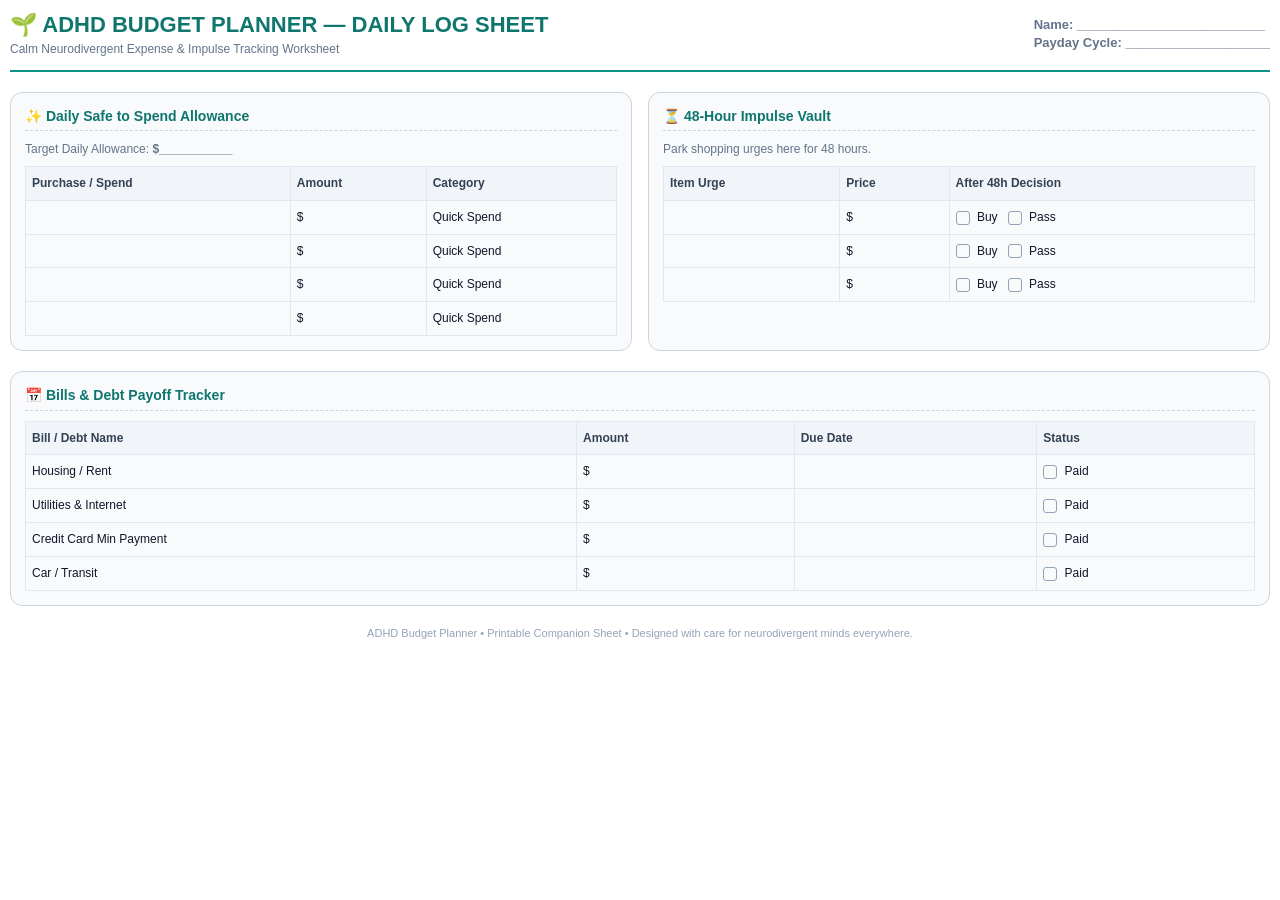
<file: fulfillment-package/ADHD-Printable-Tracker.html>
<!DOCTYPE html>
<html lang="en">
<head>
  <meta charset="utf-8">
  <title>ADHD Budget Planner — Printable Tracker</title>
  <style>
    @page { size: letter portrait; margin: 15mm; }
    * { box-sizing: border-box; margin: 0; padding: 0; }
    body {
      font-family: -apple-system, BlinkMacSystemFont, 'Segoe UI', Roboto, sans-serif;
      background: #ffffff;
      color: #0f172a;
      padding: 10px;
      line-height: 1.4;
      -webkit-print-color-adjust: exact;
      print-color-adjust: exact;
    }
    .header {
      display: flex;
      justify-content: space-between;
      align-items: center;
      border-bottom: 2px solid #0d9488;
      padding-bottom: 12px;
      margin-bottom: 20px;
    }
    h1 { font-size: 22px; font-weight: 900; color: #0f766e; }
    .meta-box { font-size: 13px; color: #64748b; font-weight: 600; }
    .grid { display: grid; grid-template-columns: 1fr 1fr; gap: 16px; margin-bottom: 20px; }
    .card {
      border: 1px solid #cbd5e1;
      border-radius: 12px;
      padding: 14px;
      background: #f8fafc;
    }
    .card-title {
      font-size: 14px;
      font-weight: 800;
      color: #0f766e;
      margin-bottom: 10px;
      border-bottom: 1px dashed #cbd5e1;
      padding-bottom: 4px;
    }
    .table { width: 100%; border-collapse: collapse; font-size: 12px; }
    .table th, .table td { border: 1px solid #e2e8f0; padding: 8px 6px; text-align: left; }
    .table th { background: #f1f5f9; font-weight: 700; color: #334155; }
    .checkbox { width: 14px; height: 14px; border: 1px solid #94a3b8; display: inline-block; vertical-align: middle; margin-right: 4px; border-radius: 3px; }
  </style>
</head>
<body>
  <div class="header">
    <div>
      <h1>🌱 ADHD BUDGET PLANNER — DAILY LOG SHEET</h1>
      <p style="font-size: 12px; color: #64748b;">Calm Neurodivergent Expense & Impulse Tracking Worksheet</p>
    </div>
    <div class="meta-box">
      <div>Name: __________________________</div>
      <div>Payday Cycle: ____________________</div>
    </div>
  </div>

  <div class="grid">
    <div class="card">
      <div class="card-title">✨ Daily Safe to Spend Allowance</div>
      <p style="font-size: 12px; color: #64748b; margin-bottom: 8px;">Target Daily Allowance: <strong>$___________</strong></p>
      <table class="table">
        <tr><th>Purchase / Spend</th><th>Amount</th><th>Category</th></tr>
        <tr><td>&nbsp;</td><td>$</td><td>Quick Spend</td></tr>
        <tr><td>&nbsp;</td><td>$</td><td>Quick Spend</td></tr>
        <tr><td>&nbsp;</td><td>$</td><td>Quick Spend</td></tr>
        <tr><td>&nbsp;</td><td>$</td><td>Quick Spend</td></tr>
      </table>
    </div>

    <div class="card">
      <div class="card-title">⏳ 48-Hour Impulse Vault</div>
      <p style="font-size: 12px; color: #64748b; margin-bottom: 8px;">Park shopping urges here for 48 hours.</p>
      <table class="table">
        <tr><th>Item Urge</th><th>Price</th><th>After 48h Decision</th></tr>
        <tr><td>&nbsp;</td><td>$</td><td><span class="checkbox"></span> Buy &nbsp; <span class="checkbox"></span> Pass</td></tr>
        <tr><td>&nbsp;</td><td>$</td><td><span class="checkbox"></span> Buy &nbsp; <span class="checkbox"></span> Pass</td></tr>
        <tr><td>&nbsp;</td><td>$</td><td><span class="checkbox"></span> Buy &nbsp; <span class="checkbox"></span> Pass</td></tr>
      </table>
    </div>
  </div>

  <div class="card" style="margin-bottom: 20px;">
    <div class="card-title">📅 Bills & Debt Payoff Tracker</div>
    <table class="table">
      <tr><th>Bill / Debt Name</th><th>Amount</th><th>Due Date</th><th>Status</th></tr>
      <tr><td>Housing / Rent</td><td>$</td><td></td><td><span class="checkbox"></span> Paid</td></tr>
      <tr><td>Utilities & Internet</td><td>$</td><td></td><td><span class="checkbox"></span> Paid</td></tr>
      <tr><td>Credit Card Min Payment</td><td>$</td><td></td><td><span class="checkbox"></span> Paid</td></tr>
      <tr><td>Car / Transit</td><td>$</td><td></td><td><span class="checkbox"></span> Paid</td></tr>
    </table>
  </div>

  <div style="text-align: center; font-size: 11px; color: #94a3b8;">
    ADHD Budget Planner • Printable Companion Sheet • Designed with care for neurodivergent minds everywhere.
  </div>
</body>
</html>
</file>
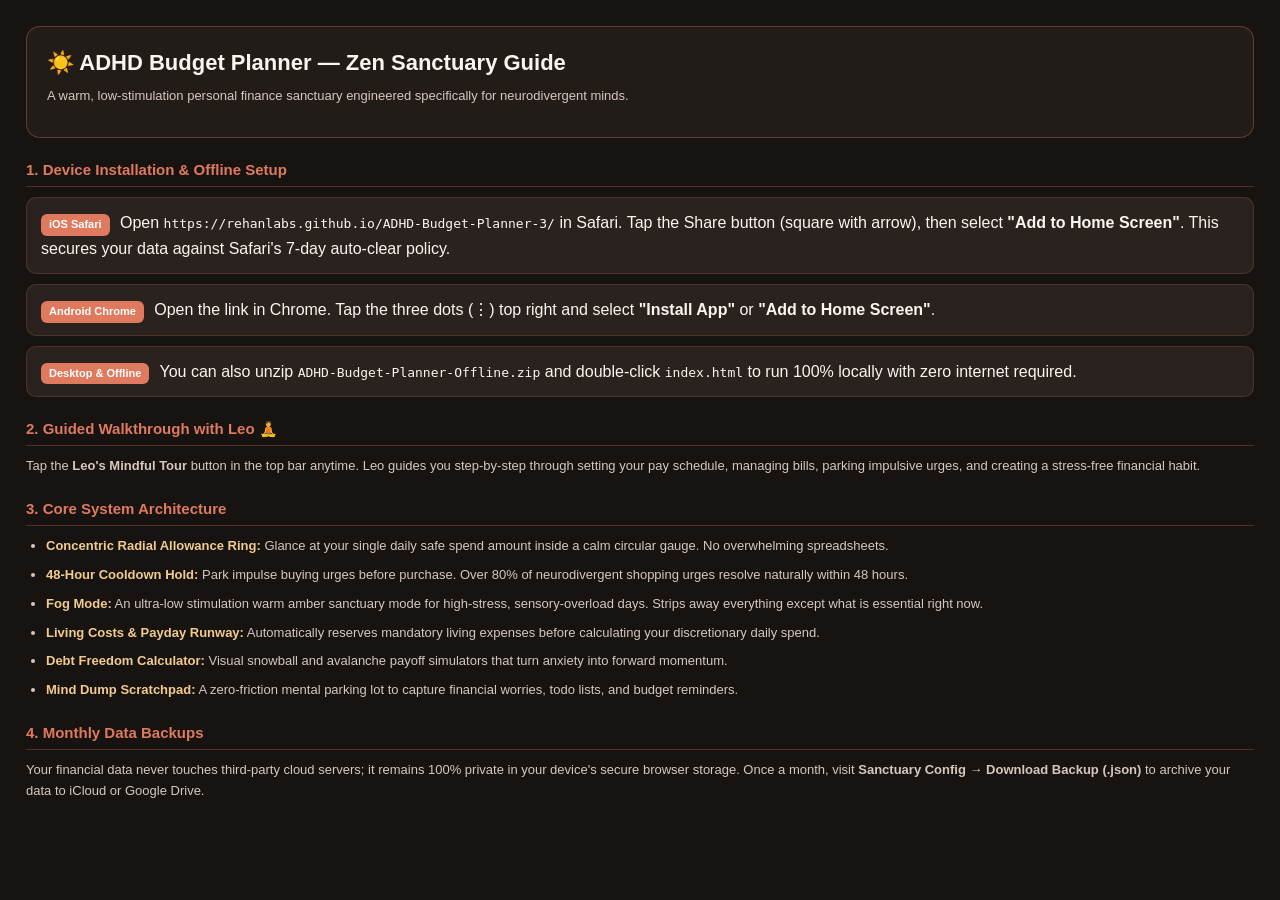
<file: fulfillment-package/CUSTOMER-GUIDE.html>
<!DOCTYPE html>
<html lang="en">
<head>
  <meta charset="utf-8">
  <title>ADHD Budget Planner — User Guide (Zen Edition)</title>
  <style>
    @page { size: letter portrait; margin: 18mm; }
    * { box-sizing: border-box; margin: 0; padding: 0; }
    body {
      font-family: -apple-system, BlinkMacSystemFont, 'Segoe UI', Roboto, sans-serif;
      background: #161311;
      color: #faf6ee;
      padding: 26px;
      line-height: 1.6;
      -webkit-print-color-adjust: exact;
      print-color-adjust: exact;
    }
    h1 { font-size: 22px; color: #faf6ee; margin-bottom: 6px; }
    h2 { font-size: 15px; color: #e07a5f; margin-top: 20px; margin-bottom: 10px; border-bottom: 1px solid rgba(224, 122, 95, 0.28); padding-bottom: 4px; }
    p { font-size: 13px; color: #d5c8be; margin-bottom: 12px; }
    .hero-banner {
      background: #221c19;
      border: 1px solid rgba(224, 122, 95, 0.35);
      border-radius: 14px;
      padding: 18px 20px;
      margin-bottom: 20px;
    }
    .step-box {
      background: #2a221e;
      border: 1px solid rgba(224, 122, 95, 0.2);
      border-radius: 10px;
      padding: 12px 14px;
      margin-bottom: 10px;
    }
    .step-num {
      display: inline-block;
      background: #e07a5f;
      color: #fff;
      font-weight: 800;
      font-size: 11px;
      padding: 2px 8px;
      border-radius: 6px;
      margin-right: 6px;
    }
    ul { margin-left: 20px; margin-bottom: 14px; }
    li { font-size: 13px; color: #d5c8be; margin-bottom: 8px; }
    li strong { color: #f2cc8f; }
  </style>
</head>
<body>
  <div class="hero-banner">
    <h1>☀️ ADHD Budget Planner — Zen Sanctuary Guide</h1>
    <p>A warm, low-stimulation personal finance sanctuary engineered specifically for neurodivergent minds.</p>
  </div>

  <h2>1. Device Installation & Offline Setup</h2>
  <div class="step-box">
    <span class="step-num">iOS Safari</span>
    Open <code>https://rehanlabs.github.io/ADHD-Budget-Planner-3/</code> in Safari. Tap the Share button (square with arrow), then select <strong>"Add to Home Screen"</strong>. This secures your data against Safari's 7-day auto-clear policy.
  </div>
  <div class="step-box">
    <span class="step-num">Android Chrome</span>
    Open the link in Chrome. Tap the three dots (⋮) top right and select <strong>"Install App"</strong> or <strong>"Add to Home Screen"</strong>.
  </div>
  <div class="step-box">
    <span class="step-num">Desktop & Offline</span>
    You can also unzip <code>ADHD-Budget-Planner-Offline.zip</code> and double-click <code>index.html</code> to run 100% locally with zero internet required.
  </div>

  <h2>2. Guided Walkthrough with Leo 🧘</h2>
  <p>Tap the <strong>Leo's Mindful Tour</strong> button in the top bar anytime. Leo guides you step-by-step through setting your pay schedule, managing bills, parking impulsive urges, and creating a stress-free financial habit.</p>

  <h2>3. Core System Architecture</h2>
  <ul>
    <li><strong>Concentric Radial Allowance Ring:</strong> Glance at your single daily safe spend amount inside a calm circular gauge. No overwhelming spreadsheets.</li>
    <li><strong>48-Hour Cooldown Hold:</strong> Park impulse buying urges before purchase. Over 80% of neurodivergent shopping urges resolve naturally within 48 hours.</li>
    <li><strong>Fog Mode:</strong> An ultra-low stimulation warm amber sanctuary mode for high-stress, sensory-overload days. Strips away everything except what is essential right now.</li>
    <li><strong>Living Costs & Payday Runway:</strong> Automatically reserves mandatory living expenses before calculating your discretionary daily spend.</li>
    <li><strong>Debt Freedom Calculator:</strong> Visual snowball and avalanche payoff simulators that turn anxiety into forward momentum.</li>
    <li><strong>Mind Dump Scratchpad:</strong> A zero-friction mental parking lot to capture financial worries, todo lists, and budget reminders.</li>
  </ul>

  <h2>4. Monthly Data Backups</h2>
  <p>Your financial data never touches third-party cloud servers; it remains 100% private in your device's secure browser storage. Once a month, visit <strong>Sanctuary Config → Download Backup (.json)</strong> to archive your data to iCloud or Google Drive.</p>
</body>
</html>
</file>
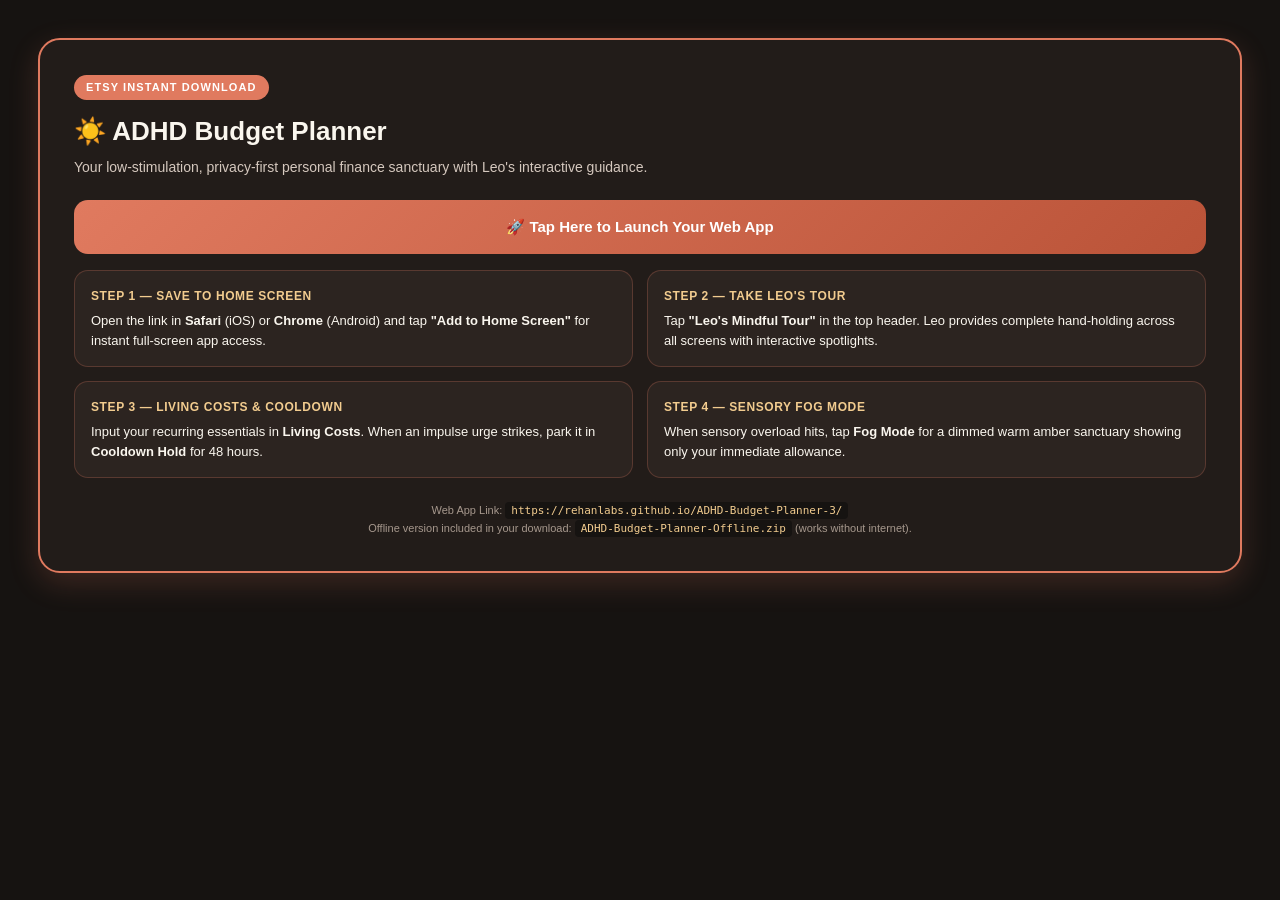
<file: fulfillment-package/START-HERE.html>
<!DOCTYPE html>
<html lang="en">
<head>
  <meta charset="utf-8">
  <title>ADHD Budget Planner — Quick Start Reference</title>
  <style>
    @page { size: letter portrait; margin: 0; }
    * { box-sizing: border-box; margin: 0; padding: 0; }
    body {
      font-family: -apple-system, BlinkMacSystemFont, 'Segoe UI', Roboto, sans-serif;
      background: #161311;
      color: #faf6ee;
      padding: 38px;
      line-height: 1.5;
      -webkit-print-color-adjust: exact;
      print-color-adjust: exact;
    }
    .card {
      border: 2px solid #e07a5f;
      border-radius: 22px;
      padding: 34px;
      background: #221c19;
      box-shadow: 0 10px 30px rgba(224, 122, 95, 0.2);
    }
    .badge {
      display: inline-block;
      background: #e07a5f;
      color: #fff;
      font-weight: 800;
      font-size: 11px;
      padding: 4px 12px;
      border-radius: 99px;
      text-transform: uppercase;
      letter-spacing: 0.1em;
      margin-bottom: 12px;
    }
    h1 {
      font-size: 26px;
      font-weight: 900;
      color: #faf6ee;
      margin-bottom: 6px;
    }
    p.lead {
      font-size: 14px;
      color: #d5c8be;
      margin-bottom: 22px;
    }
    .grid {
      display: grid;
      grid-template-columns: 1fr 1fr;
      gap: 14px;
      margin-bottom: 24px;
    }
    .box {
      background: #2c2420;
      border: 1px solid rgba(224, 122, 95, 0.25);
      border-radius: 14px;
      padding: 16px;
    }
    .box-title {
      font-size: 12px;
      font-weight: 800;
      color: #f2cc8f;
      margin-bottom: 6px;
      text-transform: uppercase;
      letter-spacing: 0.05em;
    }
    .box-desc {
      font-size: 13px;
      color: #faf6ee;
    }
    .cta {
      background: linear-gradient(135deg, #e07a5f, #ba5338);
      color: #ffffff;
      padding: 16px 20px;
      border-radius: 14px;
      text-align: center;
      font-size: 15px;
      font-weight: 800;
      text-decoration: none;
      display: block;
      margin-bottom: 16px;
    }
    .notes {
      font-size: 11px;
      color: #a6988d;
      text-align: center;
    }
    code {
      background: #161311;
      padding: 2px 6px;
      border-radius: 4px;
      color: #f2cc8f;
      font-family: monospace;
    }
  </style>
</head>
<body>
  <div class="card">
    <span class="badge">Etsy Instant Download</span>
    <h1>☀️ ADHD Budget Planner</h1>
    <p class="lead">Your low-stimulation, privacy-first personal finance sanctuary with Leo's interactive guidance.</p>

    <a href="https://rehanlabs.github.io/ADHD-Budget-Planner-3/" class="cta">
      🚀 Tap Here to Launch Your Web App
    </a>

    <div class="grid">
      <div class="box">
        <div class="box-title">Step 1 — Save to Home Screen</div>
        <div class="box-desc">Open the link in <strong>Safari</strong> (iOS) or <strong>Chrome</strong> (Android) and tap <strong>"Add to Home Screen"</strong> for instant full-screen app access.</div>
      </div>
      <div class="box">
        <div class="box-title">Step 2 — Take Leo's Tour</div>
        <div class="box-desc">Tap <strong>"Leo's Mindful Tour"</strong> in the top header. Leo provides complete hand-holding across all screens with interactive spotlights.</div>
      </div>
      <div class="box">
        <div class="box-title">Step 3 — Living Costs & Cooldown</div>
        <div class="box-desc">Input your recurring essentials in <strong>Living Costs</strong>. When an impulse urge strikes, park it in <strong>Cooldown Hold</strong> for 48 hours.</div>
      </div>
      <div class="box">
        <div class="box-title">Step 4 — Sensory Fog Mode</div>
        <div class="box-desc">When sensory overload hits, tap <strong>Fog Mode</strong> for a dimmed warm amber sanctuary showing only your immediate allowance.</div>
      </div>
    </div>

    <p class="notes">
      Web App Link: <code>https://rehanlabs.github.io/ADHD-Budget-Planner-3/</code><br>
      Offline version included in your download: <code>ADHD-Budget-Planner-Offline.zip</code> (works without internet).
    </p>
  </div>
</body>
</html>
</file>
<file: css/harmony-theme.css>
/* ADHD Budget Planner - Harmony Theme Definitions (Edition 3: Wabi-Sabi Sanctuary)
   Unified, 100% cohesive color harmony across Header, Dial, Cards, Badges, and Floating Island */
:root {
  --font-zen: -apple-system, BlinkMacSystemFont, 'Segoe UI', Roboto, 'Inter', serif, sans-serif;
  --font-digits: 'SF Mono', 'Roboto Mono', 'Courier New', monospace;
  --radius-zen: 20px;
  --radius-pill: 999px;
  --transition-smooth: 0.22s cubic-bezier(0.16, 1, 0.3, 1);
}

/* 1. Sage Harmony (Default: Warm Espresso Cacao & Terracotta Luxe) */
body[data-theme="sage-harmony"] {
  --bg-zen: #161311;
  --bg-header: rgba(22, 19, 17, 0.94);
  --bg-card: #221c19;
  --bg-chip: #2c2420;
  --bg-chip-hover: #3a302a;
  --bg-island: rgba(34, 28, 25, 0.95);
  --bg-drawer: #1c1714;
  --border-zen: rgba(224, 122, 95, 0.22);
  --border-glow: #e07a5f;
  --text-zen: #faf6ee;
  --text-muted: #d5c8be;
  --text-hint: #a6988d;
  --accent-sage: #e07a5f;
  --accent-primary: #e07a5f;
  --accent-gradient: linear-gradient(135deg, #e07a5f, #ba5338);
  --accent-badge-bg: rgba(224, 122, 95, 0.16);
  --accent-badge-border: rgba(224, 122, 95, 0.35);
  --accent-badge-text: #e07a5f;
  --accent-mint: #81b29a;
  --accent-gold: #f2cc8f;
  --accent-rose: #f28482;
  --dial-bg: radial-gradient(circle, #221c19 60%, #2c2420 100%);
  --dial-pill-bg: rgba(224, 122, 95, 0.18);
  --dial-pill-text: #f2cc8f;
  --zen-shadow: 0 14px 34px -8px rgba(224, 122, 95, 0.18);
}

/* 2. Ocean Calm (Deep Forest Matcha & Sage Sanctuary) */
body[data-theme="ocean-calm"] {
  --bg-zen: #101915;
  --bg-header: rgba(16, 25, 21, 0.94);
  --bg-card: #182620;
  --bg-chip: #22352d;
  --bg-chip-hover: #2c443a;
  --bg-island: rgba(24, 38, 32, 0.95);
  --bg-drawer: #13201a;
  --border-zen: rgba(129, 178, 154, 0.25);
  --border-glow: #81b29a;
  --text-zen: #f2faf6;
  --text-muted: #bad9cb;
  --text-hint: #7ca895;
  --accent-sage: #81b29a;
  --accent-primary: #81b29a;
  --accent-gradient: linear-gradient(135deg, #81b29a, #588157);
  --accent-badge-bg: rgba(129, 178, 154, 0.18);
  --accent-badge-border: rgba(129, 178, 154, 0.4);
  --accent-badge-text: #81b29a;
  --accent-mint: #a8d5ba;
  --accent-gold: #f2cc8f;
  --accent-rose: #e63946;
  --dial-bg: radial-gradient(circle, #182620 60%, #22352d 100%);
  --dial-pill-bg: rgba(129, 178, 154, 0.18);
  --dial-pill-text: #a8d5ba;
  --zen-shadow: 0 14px 34px -8px rgba(129, 178, 154, 0.2);
}

/* 3. OLED Minimal (Dark Obsidian Minimal with Amber Gold Accents) */
body[data-theme="oled-minimal"] {
  --bg-zen: #0c0908;
  --bg-header: rgba(12, 9, 8, 0.96);
  --bg-card: #171311;
  --bg-chip: #211c19;
  --bg-chip-hover: #2e2723;
  --bg-island: rgba(23, 19, 17, 0.95);
  --bg-drawer: #14100e;
  --border-zen: #302621;
  --border-glow: #f2cc8f;
  --text-zen: #ffffff;
  --text-muted: #b8aba2;
  --text-hint: #7f736b;
  --accent-sage: #f2cc8f;
  --accent-primary: #f2cc8f;
  --accent-gradient: linear-gradient(135deg, #f2cc8f, #d4a373);
  --accent-badge-bg: rgba(242, 204, 143, 0.16);
  --accent-badge-border: rgba(242, 204, 143, 0.4);
  --accent-badge-text: #f2cc8f;
  --accent-mint: #81b29a;
  --accent-gold: #f2cc8f;
  --accent-rose: #e63946;
  --dial-bg: radial-gradient(circle, #171311 60%, #211c19 100%);
  --dial-pill-bg: rgba(242, 204, 143, 0.16);
  --dial-pill-text: #f2cc8f;
  --zen-shadow: 0 10px 30px rgba(0, 0, 0, 0.6);
}

/* 4. Sand & Linen (Gentle Light Warm Editorial) */
body[data-theme="sand-linen"] {
  --bg-zen: #faf7f2;
  --bg-header: rgba(250, 247, 242, 0.94);
  --bg-card: #ffffff;
  --bg-chip: #f3ede4;
  --bg-chip-hover: #e8ded2;
  --bg-island: rgba(255, 255, 255, 0.95);
  --bg-drawer: #fdfaf6;
  --border-zen: #e2d7cb;
  --border-glow: #c25e3e;
  --text-zen: #231e1b;
  --text-muted: #574c44;
  --text-hint: #82756c;
  --accent-sage: #c25e3e;
  --accent-primary: #c25e3e;
  --accent-gradient: linear-gradient(135deg, #c25e3e, #9e462a);
  --accent-badge-bg: rgba(194, 94, 62, 0.12);
  --accent-badge-border: rgba(194, 94, 62, 0.35);
  --accent-badge-text: #c25e3e;
  --accent-mint: #588157;
  --accent-gold: #d4a373;
  --accent-rose: #bc4749;
  --dial-bg: radial-gradient(circle, #ffffff 60%, #f3ede4 100%);
  --dial-pill-bg: rgba(194, 94, 62, 0.12);
  --dial-pill-text: #c25e3e;
  --zen-shadow: 0 8px 24px rgba(35, 30, 27, 0.08);
}
</file>
<file: css/harmony-layout.css>
/* ADHD Budget Planner - Harmony Layout & Styles (Edition 3) */
* {
  box-sizing: border-box;
  margin: 0;
  padding: 0;
  -webkit-tap-highlight-color: transparent;
}

body {
  background-color: var(--bg-zen);
  color: var(--text-zen);
  font-family: var(--font-zen);
  font-size: 15px;
  line-height: 1.5;
  min-height: 100vh;
  overflow-x: hidden;
  user-select: none;
  -webkit-font-smoothing: antialiased;
}

.zen-shell {
  width: 100%;
  max-width: 740px;
  margin: 0 auto;
  min-height: 100vh;
  display: flex;
  flex-direction: column;
  padding-bottom: calc(115px + env(safe-area-inset-bottom, 24px));
  position: relative;
  overflow-x: clip;
}

body.tutorial-active .zen-shell {
  padding-bottom: calc(250px + env(safe-area-inset-bottom, 24px));
}

/* Header App Bar */
.zen-header {
  position: sticky;
  top: 0;
  z-index: 40;
  background: var(--bg-header);
  backdrop-filter: blur(14px);
  -webkit-backdrop-filter: blur(14px);
  border-bottom: 1px solid var(--border-zen);
  padding: 12px 18px;
}

.header-inner {
  display: flex;
  align-items: center;
  justify-content: space-between;
}

.brand-group {
  display: flex;
  align-items: center;
  gap: 10px;
}

.brand-circle-icon {
  width: 36px;
  height: 36px;
  border-radius: 50%;
  background: var(--bg-card);
  border: 1px solid var(--border-glow);
  display: flex;
  align-items: center;
  justify-content: center;
  font-size: 18px;
}

.brand-text h1 {
  font-size: 16px;
  font-weight: 800;
  color: var(--text-zen);
  line-height: 1.2;
}

.brand-tagline {
  font-size: 11px;
  color: var(--accent-mint);
  font-weight: 600;
}

.header-btns {
  display: flex;
  align-items: center;
  gap: 6px;
}

.btn-zen-pill {
  background: var(--bg-card);
  border: 1px solid var(--border-zen);
  color: var(--text-zen);
  padding: 6px 12px;
  border-radius: var(--radius-pill);
  font-size: 12px;
  font-weight: 700;
  display: flex;
  align-items: center;
  gap: 5px;
  cursor: pointer;
  transition: var(--transition-smooth);
}

.btn-zen-pill:hover {
  border-color: var(--border-glow);
}

.btn-zen-icon {
  background: var(--bg-card);
  border: 1px solid var(--border-zen);
  color: var(--text-muted);
  width: 34px;
  height: 34px;
  border-radius: 50%;
  display: flex;
  align-items: center;
  justify-content: center;
  font-size: 15px;
  cursor: pointer;
}

/* Screens */
.screen {
  display: none;
  padding: 18px;
  animation: fadeIn 0.25s ease;
}

.screen.active {
  display: block;
}

@keyframes fadeIn {
  from { opacity: 0; transform: translateY(4px); }
  to { opacity: 1; transform: translateY(0); }
}

/* Concentric Dial Hero Card */
.radial-hero-card {
  background: var(--bg-card);
  border: 1px solid var(--border-zen);
  border-radius: var(--radius-zen);
  padding: 20px 18px;
  text-align: center;
  margin-bottom: 16px;
  box-shadow: var(--zen-shadow);
  position: relative;
  overflow: hidden;
}

.dial-track-ring {
  width: min(184px, 52vw);
  height: min(184px, 52vw);
  max-width: 190px;
  max-height: 190px;
  margin: 0 auto 12px auto;
  border-radius: 50%;
  background: var(--dial-bg);
  border: 4px solid var(--border-zen);
  display: flex;
  flex-direction: column;
  align-items: center;
  justify-content: center;
  position: relative;
  box-shadow: inset 0 0 20px rgba(0, 0, 0, 0.4);
}

.dial-label {
  font-size: 11px;
  font-weight: 800;
  text-transform: uppercase;
  letter-spacing: 0.08em;
  color: var(--accent-gold);
  margin-bottom: 4px;
}

.dial-number {
  font-size: 36px;
  font-weight: 900;
  letter-spacing: -0.03em;
  font-family: var(--font-digits);
  color: var(--text-zen);
  line-height: 1.1;
  margin-bottom: 4px;
}

.dial-status-pill {
  display: inline-block;
  background: var(--dial-pill-bg);
  border: 1px solid var(--border-glow);
  color: var(--dial-pill-text);
  font-size: 10.5px;
  font-weight: 700;
  padding: 2px 9px;
  border-radius: var(--radius-pill);
}

.dial-subtext {
  font-size: 12.5px;
  color: var(--text-muted);
}

/* Vertical Mindful Spends (Stacked Pill Rows on Mobile, 3-Column Row on Desktop) */
.zen-quick-spends {
  display: flex;
  flex-direction: column;
  gap: 8px;
  margin-bottom: 16px;
}

@media (min-width: 620px) {
  .zen-quick-spends {
    display: grid;
    grid-template-columns: repeat(3, 1fr);
    gap: 12px;
  }
}

.zen-chip-btn {
  background: var(--bg-card);
  border: 1px solid var(--border-zen);
  border-radius: 14px;
  padding: 12px 16px;
  text-align: left;
  cursor: pointer;
  transition: var(--transition-smooth);
  color: var(--text-zen);
  display: flex;
  flex-direction: row;
  align-items: center;
  justify-content: space-between;
  gap: 10px;
  width: 100%;
}

.zen-chip-btn:hover {
  border-color: var(--border-glow);
  background: var(--bg-chip);
  transform: translateY(-1px);
}

.chip-icon { font-size: 20px; flex-shrink: 0; }
.chip-title { font-size: 13px; font-weight: 700; flex: 1; }
.chip-price { font-size: 12px; font-weight: 800; font-family: var(--font-digits); color: var(--accent-gold); background: rgba(242, 204, 143, 0.12); padding: 3px 9px; border-radius: 999px; }

/* Item Cards (Bills, Vault, Debt, Today Spends) */
.harmony-card {
  background: var(--bg-card);
  border: 1px solid var(--border-zen);
  border-radius: 16px;
  padding: 16px;
  margin-bottom: 12px;
  transition: var(--transition-smooth);
}

.harmony-card:hover {
  border-color: var(--border-glow);
}

.card-top {
  display: flex;
  align-items: center;
  justify-content: space-between;
  margin-bottom: 8px;
}

.card-name {
  font-size: 15px;
  font-weight: 700;
  display: flex;
  align-items: center;
  gap: 8px;
}

.card-val {
  font-family: var(--font-digits);
  font-size: 15px;
  font-weight: 800;
  color: var(--accent-gold);
}

.card-actions-row {
  display: flex;
  align-items: center;
  gap: 8px;
  flex-wrap: wrap;
}

.btn-harmony-action {
  background: var(--accent-sage);
  color: #fff;
  border: none;
  font-weight: 700;
  font-size: 12px;
  padding: 6px 14px;
  border-radius: var(--radius-pill);
  cursor: pointer;
  transition: var(--transition-smooth);
  display: inline-flex;
  align-items: center;
  gap: 4px;
}

.btn-harmony-action:hover {
  opacity: 0.9;
}

.btn-harmony-action.cleared {
  background: #064e3b;
  color: #5eead4;
}

.btn-zen-card-edit {
  background: rgba(43, 34, 30, 0.7);
  border: 1px solid rgba(224, 122, 95, 0.3);
  color: var(--text-muted);
  font-size: 11.5px;
  font-weight: 700;
  padding: 6px 11px;
  border-radius: var(--radius-pill);
  cursor: pointer;
  transition: var(--transition-smooth);
}

.btn-zen-card-edit:hover {
  background: rgba(61, 48, 42, 0.9);
  color: #ffffff;
  border-color: var(--accent-gold);
}

.btn-zen-card-delete {
  background: rgba(224, 122, 95, 0.14);
  border: 1px solid rgba(224, 122, 95, 0.35);
  color: #f28482;
  font-size: 13px;
  font-weight: 800;
  width: 30px;
  height: 30px;
  border-radius: 50%;
  display: inline-flex;
  align-items: center;
  justify-content: center;
  cursor: pointer;
  transition: var(--transition-smooth);
}

.btn-zen-card-delete:hover {
  background: rgba(224, 122, 95, 0.3);
  color: #ffffff;
  border-color: #e07a5f;
}

/* Fullscreen Zombie Mode Overlay */
.zombie-screen-overlay {
  display: none;
  position: fixed;
  top: 0;
  left: 0;
  right: 0;
  bottom: 0;
  background: #000000;
  z-index: 100;
  flex-direction: column;
  align-items: center;
  justify-content: center;
  padding: 30px;
  text-align: center;
}

.zombie-screen-overlay.active {
  display: flex;
}

.zombie-screen-number {
  font-size: 58px;
  font-family: var(--font-digits);
  font-weight: 900;
  color: var(--accent-mint);
  margin-bottom: 24px;
}

.btn-zombie-return {
  background: #1c1c1c;
  color: #a3a3a3;
  border: 1px solid #333;
  padding: 12px 24px;
  border-radius: var(--radius-pill);
  font-size: 14px;
  font-weight: 700;
  cursor: pointer;
}

/* Inflow Sanctuary Card */
.zen-inflow-card {
  background: var(--bg-card);
  border: 1px solid var(--border-zen);
  border-radius: var(--radius-zen);
  padding: 16px 20px;
  margin-bottom: 18px;
  box-shadow: 0 10px 28px rgba(0, 0, 0, 0.25);
}

.zen-inflow-badge {
  background: var(--accent-badge-bg);
  border: 1px solid var(--accent-badge-border);
  color: var(--accent-badge-text);
  font-size: 11px;
  font-weight: 800;
  padding: 3px 9px;
  border-radius: var(--radius-pill);
  text-transform: uppercase;
  letter-spacing: 0.05em;
}

.btn-zen-action {
  background: var(--accent-badge-bg);
  border: 1px solid var(--border-glow);
  color: var(--text-zen);
  font-weight: 700;
  font-size: 11px;
  padding: 4px 12px;
  border-radius: var(--radius-pill);
  cursor: pointer;
  transition: var(--transition-smooth);
}

.btn-zen-action:hover {
  background: var(--accent-primary);
  color: #ffffff;
}

/* Floating Curved Zen Island Navigation (Unique Bottom-Center Architecture) */
.zen-floating-island {
  position: fixed;
  bottom: calc(18px + env(safe-area-inset-bottom, 0px));
  left: 50%;
  transform: translateX(-50%);
  width: calc(100% - 24px);
  max-width: 460px;
  background: var(--bg-island);
  backdrop-filter: blur(20px);
  -webkit-backdrop-filter: blur(20px);
  border: 1.5px solid var(--border-glow);
  border-radius: 999px;
  box-shadow: 0 16px 42px rgba(0, 0, 0, 0.6), var(--zen-shadow);
  display: flex;
  justify-content: space-around;
  align-items: center;
  padding: 6px 10px;
  z-index: 60;
}

.island-tab {
  background: none;
  border: none;
  color: var(--text-muted);
  display: flex;
  flex-direction: column;
  align-items: center;
  gap: 2px;
  font-size: 10.5px;
  font-weight: 700;
  cursor: pointer;
  padding: 5px 8px;
  border-radius: var(--radius-pill);
  transition: var(--transition-smooth);
}

.island-glyph {
  font-size: 17px;
  line-height: 1;
}

.island-tab:hover {
  color: var(--text-zen);
}

.island-tab.active {
  color: var(--accent-primary);
}

.island-tab.active .island-glyph {
  filter: drop-shadow(0 0 8px var(--border-glow));
}

/* Center Raised Seed Action FAB */
.island-seed-fab {
  background: var(--accent-gradient);
  color: #ffffff;
  border: 2px solid var(--border-glow);
  width: 44px;
  height: 44px;
  border-radius: 50%;
  display: flex;
  align-items: center;
  justify-content: center;
  font-size: 22px;
  font-weight: 900;
  cursor: pointer;
  box-shadow: 0 8px 24px rgba(0, 0, 0, 0.45);
  transform: translateY(-6px);
  transition: var(--transition-smooth);
}

.island-seed-fab:hover {
  transform: translateY(-9px) scale(1.06);
  box-shadow: 0 12px 28px rgba(0, 0, 0, 0.6);
}

/* Slide-Up Zen Sanctuary Drawer */
.zen-drawer-overlay {
  display: none;
  position: fixed;
  inset: 0;
  background: rgba(0, 0, 0, 0.65);
  backdrop-filter: blur(8px);
  -webkit-backdrop-filter: blur(8px);
  z-index: 80;
  align-items: flex-end;
  justify-content: center;
}

.zen-drawer-overlay.active {
  display: flex;
}

.zen-drawer-sheet {
  background: var(--bg-drawer);
  border-top: 1.5px solid var(--border-glow);
  border-radius: 28px 28px 0 0;
  width: 100%;
  max-width: 540px;
  padding: 16px 22px 34px;
  box-shadow: 0 -12px 36px rgba(0, 0, 0, 0.6);
  animation: slideUpDrawer 0.22s cubic-bezier(0.16, 1, 0.3, 1);
}

@keyframes slideUpDrawer {
  from { transform: translateY(100%); }
  to { transform: translateY(0); }
}

.drawer-handle-bar {
  width: 42px;
  height: 4px;
  border-radius: 99px;
  background: var(--border-glow);
  margin: 0 auto 14px;
}

.drawer-links-grid {
  display: flex;
  flex-direction: column;
  gap: 10px;
}

.drawer-link-btn {
  background: var(--bg-card);
  border: 1px solid var(--border-zen);
  border-radius: 16px;
  padding: 14px 18px;
  display: flex;
  align-items: center;
  gap: 14px;
  color: var(--text-zen);
  cursor: pointer;
  text-align: left;
  transition: var(--transition-smooth);
}

.drawer-link-btn:hover {
  border-color: var(--border-glow);
  background: var(--bg-chip);
}

.drawer-btn-glyph {
  font-size: 22px;
}

.drawer-btn-text strong {
  display: block;
  font-size: 14px;
  color: var(--text-zen);
}

.drawer-btn-text span {
  font-size: 12px;
  color: var(--text-muted);
}

/* Modals */
.zen-modal-overlay {
  display: none;
  position: fixed;
  top: 0;
  left: 0;
  right: 0;
  bottom: 0;
  background: rgba(0, 0, 0, 0.75);
  backdrop-filter: blur(6px);
  z-index: 90;
  align-items: center;
  justify-content: center;
  padding: 16px;
}

.zen-modal-overlay.open {
  display: flex;
}

.zen-modal-box {
  background: var(--bg-card);
  border: 1px solid var(--border-zen);
  border-radius: var(--radius-zen);
  width: 100%;
  max-width: 440px;
  max-height: 88vh;
  overflow-y: auto;
  padding: 18px 16px;
}

.zen-form-group {
  margin-bottom: 12px;
}

.zen-form-group label {
  display: block;
  font-size: 12px;
  font-weight: 700;
  color: var(--text-muted);
  margin-bottom: 6px;
}

.zen-input, .zen-select {
  width: 100%;
  background: var(--bg-chip);
  border: 1px solid var(--border-zen);
  color: #fff;
  padding: 10px 12px;
  border-radius: 12px;
  font-size: 16px;
  outline: none;
  font-family: inherit;
  min-height: 44px;
}

.zen-input:focus, .zen-select:focus {
  border-color: var(--accent-sage);
}

/* Mobile Portrait Responsiveness Tweaks */
@media (max-width: 480px) {
  .zen-header {
    padding: 8px 10px;
  }
  .brand-group {
    gap: 6px;
    min-width: 0;
  }
  .brand-circle-icon {
    width: 26px;
    height: 26px;
    flex-shrink: 0;
  }
  .brand-text h1 {
    font-size: 11.5px;
    white-space: nowrap;
  }
  .zen-header .zen-help-badge {
    width: 18px;
    height: 18px;
    font-size: 10px;
  }
  .brand-tagline {
    font-size: 9px;
    white-space: nowrap;
  }
  .header-btns {
    gap: 3px;
    flex-shrink: 0;
  }
  .btn-zen-pill {
    padding: 4px 6px;
    font-size: 9.5px;
    white-space: nowrap;
  }
  .btn-zen-icon {
    width: 26px;
    height: 26px;
    font-size: 11px;
    flex-shrink: 0;
  }
  .dial-number {
    font-size: 32px;
  }
  .island-tab {
    padding: 4px 6px;
    font-size: 10px;
  }
  .radial-hero-card {
    padding: 18px 14px;
  }
  .screen {
    padding: 12px 10px;
  }
}
</file>
<file: css/leo-tour.css>
/* =========================================================
   ADHD Budget Planner (Edition 3) - Leo's Step-by-Step Tour & Mindful Guide
   Wabi-Sabi Warm Terracotta: Zero-blur crystal clarity, DOM-anchored,
   strict capture-phase ADHD guardrails, 100% mobile portrait responsive.
   ========================================================= */

/* Ambient tint: crystal clear, zero blur */
.tutorial-mask-overlay {
  position: fixed;
  inset: 0;
  background: rgba(18, 29, 25, 0.22);
  z-index: 9000;
  pointer-events: none;
  opacity: 0;
  transition: opacity 0.25s ease;
}

.tutorial-mask-overlay.active {
  opacity: 1;
}

/* Guardrail & Header Offset when tour is active */
body.tutorial-active {
  padding-top: 44px;
}

body.tutorial-active .zen-header {
  top: 44px;
}

body.tutorial-active .zen-floating-island .island-tab:not(.tutorial-target-active),
body.tutorial-active .zen-floating-island .island-seed-fab:not(.tutorial-target-active) {
  opacity: 0.55;
  transition: opacity 0.2s ease;
}

/* DOM-Anchored Target Spotlight */
.tutorial-target-active {
  position: relative !important;
  z-index: 9200 !important;
  outline: 2.5px solid #e07a5f !important;
  outline-offset: 3px !important;
  box-shadow: 0 0 0 6px rgba(224, 122, 95, 0.28), 0 8px 24px rgba(0, 0, 0, 0.55) !important;
  animation: leoTargetPulse 2s infinite ease-in-out !important;
  cursor: pointer !important;
}

@keyframes leoTargetPulse {
  0%, 100% { outline-color: #e07a5f; }
  50% { outline-color: #f2cc8f; }
}

/* Anchored Leo Target Badge */
.leo-target-badge {
  position: absolute;
  top: -13px;
  right: 10px;
  background: linear-gradient(135deg, #e07a5f, #ba5338);
  color: #ffffff;
  font-size: 11px;
  font-weight: 800;
  padding: 3px 10px;
  border-radius: 999px;
  display: flex;
  align-items: center;
  gap: 5px;
  box-shadow: 0 4px 12px rgba(0, 0, 0, 0.55);
  pointer-events: none;
  z-index: 9210;
  white-space: nowrap;
  animation: leoBadgePop 0.25s cubic-bezier(0.16, 1, 0.3, 1) forwards;
}

/* Special centering for curved island navigation tabs */
.island-tab .leo-target-badge {
  top: -12px;
  right: auto;
  left: 50%;
  transform: translateX(-50%);
}

@keyframes leoBadgePop {
  from { transform: scale(0.7) translateY(4px); opacity: 0; }
  to { transform: scale(1) translateY(0); opacity: 1; }
}

/* Typing animation highlight */
.typing-active {
  outline: 2.5px solid #e07a5f !important;
  background: rgba(224, 122, 95, 0.16) !important;
  transition: all 0.15s ease;
}

/* Top Tutorial HUD Bar */
.tutorial-hud-bar {
  position: fixed;
  top: 0;
  left: 0;
  right: 0;
  height: 44px;
  background: rgba(26, 21, 18, 0.97);
  backdrop-filter: blur(14px);
  -webkit-backdrop-filter: blur(14px);
  border-bottom: 1px solid rgba(224, 122, 95, 0.35);
  color: #fbf7f4;
  padding: 0 14px;
  display: flex;
  align-items: center;
  justify-content: space-between;
  z-index: 9700;
  font-size: 12px;
  box-shadow: 0 4px 16px rgba(0, 0, 0, 0.45);
}

.tutorial-hud-title {
  display: flex;
  align-items: center;
  gap: 7px;
  font-weight: 700;
  overflow: hidden;
  white-space: nowrap;
}

.tutorial-hud-step-pill {
  background: rgba(224, 122, 95, 0.2);
  color: #e07a5f;
  border: 1px solid rgba(224, 122, 95, 0.35);
  padding: 2px 8px;
  border-radius: 999px;
  font-size: 11px;
  font-weight: 800;
}

.tutorial-hud-sub {
  color: #c4b5ac;
  font-size: 11px;
  font-weight: 500;
}

@media (max-width: 520px) {
  .tutorial-hud-sub {
    display: none;
  }
}

.tutorial-hud-exit {
  background: rgba(43, 34, 30, 0.85);
  border: 1px solid rgba(224, 122, 95, 0.35);
  color: #dfd5ce;
  font-size: 11px;
  font-weight: 700;
  padding: 5px 11px;
  border-radius: 6px;
  cursor: pointer;
  transition: all 0.15s ease;
  flex-shrink: 0;
}

.tutorial-hud-exit:hover {
  background: rgba(61, 48, 42, 0.95);
  color: #ffffff;
  border-color: #f2cc8f;
}

/* Floating Tour Guide Card (Mobile-First, Safe Above Floating Island) */
.leo-guide-card {
  position: fixed;
  bottom: calc(86px + env(safe-area-inset-bottom, 8px));
  left: 50%;
  transform: translateX(-50%);
  width: calc(100% - 24px);
  max-width: 480px;
  background: #1c1613;
  border: 1.5px solid #e07a5f;
  border-radius: 20px;
  padding: 14px 16px;
  box-shadow: 0 20px 48px rgba(0, 0, 0, 0.88), 0 0 24px rgba(224, 122, 95, 0.22);
  z-index: 9600;
  display: flex;
  flex-direction: column;
  gap: 10px;
}

/* Nudge Shake Animation when user clicks locked area outside current step */
.leo-guide-card.nudge {
  animation: leoNudgeShake 0.42s cubic-bezier(0.36, 0.07, 0.19, 0.97) both;
  border-color: #f2cc8f;
}

@keyframes leoNudgeShake {
  10%, 90% { transform: translateX(calc(-50% - 4px)); }
  20%, 80% { transform: translateX(calc(-50% + 6px)); }
  30%, 50%, 70% { transform: translateX(calc(-50% - 8px)); }
  40%, 60% { transform: translateX(calc(-50% + 8px)); }
}

.leo-nudge-toast {
  background: rgba(242, 204, 143, 0.16);
  border: 1px solid rgba(242, 204, 143, 0.45);
  color: #f2cc8f;
  font-size: 11.5px;
  font-weight: 700;
  padding: 6px 10px;
  border-radius: 8px;
  text-align: center;
}

/* Embedded Modal Guide Banner (when a modal is open during the tour) */
.leo-modal-banner {
  background: linear-gradient(145deg, rgba(224, 122, 95, 0.18), rgba(129, 178, 154, 0.16));
  border: 1.5px solid #e07a5f;
  border-radius: 14px;
  padding: 12px 14px;
  margin-bottom: 14px;
  display: flex;
  flex-direction: column;
  gap: 8px;
  position: relative;
  z-index: 9300;
}

.leo-modal-banner.nudge {
  animation: leoBannerShake 0.42s ease both;
  border-color: #f2cc8f;
}

@keyframes leoBannerShake {
  10%, 90% { transform: translateX(-4px); }
  20%, 80% { transform: translateX(6px); }
  30%, 50%, 70% { transform: translateX(-6px); }
  40%, 60% { transform: translateX(6px); }
}

.leo-guide-header {
  display: flex;
  align-items: center;
  justify-content: space-between;
  border-bottom: 1px solid rgba(224, 122, 95, 0.15);
  padding-bottom: 7px;
}

.leo-guide-identity {
  display: flex;
  align-items: center;
  gap: 8px;
}

.leo-avatar {
  font-size: 19px;
  line-height: 1;
}

.leo-name {
  font-size: 13px;
  font-weight: 800;
  color: #e07a5f;
}

.leo-step-counter {
  font-size: 11px;
  font-weight: 800;
  color: #f2cc8f;
  background: rgba(242, 204, 143, 0.15);
  padding: 2px 8px;
  border-radius: 999px;
  border: 1px solid rgba(242, 204, 143, 0.25);
}

.leo-guide-body {
  font-size: 13px;
  line-height: 1.48;
  color: #dfd5ce;
}

.leo-guide-body strong {
  color: #ffffff;
}

.leo-guide-actions {
  display: flex;
  align-items: center;
  justify-content: space-between;
  gap: 8px;
  margin-top: 2px;
}

.leo-nav-group {
  display: flex;
  align-items: center;
  gap: 6px;
}

.leo-btn-secondary {
  background: rgba(43, 34, 30, 0.65);
  border: 1px solid rgba(224, 122, 95, 0.25);
  color: #c4b5ac;
  font-size: 11.5px;
  font-weight: 700;
  padding: 6px 11px;
  border-radius: 8px;
  cursor: pointer;
  transition: all 0.15s ease;
}

.leo-btn-secondary:hover:not(:disabled) {
  background: rgba(61, 48, 42, 0.85);
  color: #ffffff;
}

.leo-btn-secondary:disabled {
  opacity: 0.35;
  cursor: not-allowed;
}

.leo-btn-primary {
  background: linear-gradient(135deg, #e07a5f, #ba5338);
  border: 1px solid rgba(242, 204, 143, 0.35);
  color: #ffffff;
  font-size: 12px;
  font-weight: 800;
  padding: 8px 15px;
  border-radius: 9px;
  cursor: pointer;
  box-shadow: 0 4px 12px rgba(224, 122, 95, 0.35);
  transition: all 0.15s ease;
}

.leo-btn-primary.pulse {
  animation: leoBtnPulse 1.8s infinite ease-in-out;
}

@keyframes leoBtnPulse {
  0%, 100% { box-shadow: 0 4px 12px rgba(224, 122, 95, 0.35), 0 0 0 0 rgba(224, 122, 95, 0.45); }
  50% { box-shadow: 0 4px 16px rgba(224, 122, 95, 0.55), 0 0 0 5px rgba(224, 122, 95, 0); }
}

.leo-btn-primary:hover {
  opacity: 0.95;
  transform: translateY(-1px);
}

/* =========================================================
   ZEN CONTEXTUAL HELP SYSTEM (Question Mark Badges & Modal)
   ========================================================= */

.zen-help-badge {
  display: inline-flex;
  align-items: center;
  justify-content: center;
  width: 22px;
  height: 22px;
  border-radius: 50%;
  background: var(--accent-badge-bg);
  border: 1px solid var(--accent-badge-border);
  color: var(--accent-badge-text);
  font-size: 12px;
  font-weight: 800;
  font-family: inherit;
  cursor: pointer;
  transition: all 0.15s ease;
  line-height: 1;
  flex-shrink: 0;
}

.zen-help-badge:hover {
  background: var(--accent-badge-border);
  color: var(--text-zen);
  border-color: var(--border-glow);
  transform: scale(1.08);
}

/* Modal Contextual Guide Layout */
#modal-leo-help .zen-modal-box {
  background: var(--bg-card);
  border: 1.5px solid var(--border-glow);
  border-radius: 20px;
  box-shadow: 0 20px 50px rgba(0, 0, 0, 0.7);
  max-width: 480px;
  width: 100%;
  padding: 20px;
  max-height: 85vh;
  overflow-y: auto;
}

.leo-help-header {
  display: flex;
  align-items: center;
  justify-content: space-between;
  margin-bottom: 14px;
  padding-bottom: 10px;
  border-bottom: 1px solid var(--border-zen);
}

.leo-help-title {
  font-size: 16px;
  font-weight: 800;
  color: var(--text-zen);
  display: flex;
  align-items: center;
  gap: 8px;
}

.leo-help-tiers-container {
  display: flex;
  flex-direction: column;
  gap: 10px;
}

.leo-help-tier {
  background: var(--bg-chip);
  border: 1px solid var(--border-zen);
  border-radius: 12px;
  padding: 12px 14px;
}

.leo-tier-label {
  font-size: 11px;
  font-weight: 800;
  text-transform: uppercase;
  letter-spacing: 0.06em;
  color: var(--accent-primary);
  margin-bottom: 4px;
  display: flex;
  align-items: center;
  gap: 6px;
}

.leo-tier-content {
  font-size: 13px;
  color: var(--text-muted);
  line-height: 1.5;
}
</file>
<file: demo/demo-banner.css>
/* ADHD Budget Planner (Edition 3) - Wabi-Sabi Sanctuary Live Demo Banner */

.etsy-demo-bar {
  position: sticky;
  top: 0;
  left: 0;
  right: 0;
  z-index: 9999;
  background: rgba(22, 19, 17, 0.96);
  backdrop-filter: blur(16px);
  -webkit-backdrop-filter: blur(16px);
  border-bottom: 1.5px solid rgba(224, 122, 95, 0.4);
  padding: 8px 14px;
  display: flex;
  align-items: center;
  justify-content: space-between;
  gap: 10px;
  font-family: -apple-system, BlinkMacSystemFont, 'Segoe UI', Roboto, serif, sans-serif;
  box-shadow: 0 4px 20px rgba(0, 0, 0, 0.6);
}

.etsy-demo-badge {
  display: flex;
  align-items: center;
  gap: 8px;
  min-width: 0;
}

.etsy-demo-pill {
  background: rgba(224, 122, 95, 0.18);
  border: 1px solid rgba(224, 122, 95, 0.45);
  color: #e07a5f;
  padding: 3px 9px;
  border-radius: 999px;
  font-size: 11px;
  font-weight: 800;
  letter-spacing: 0.04em;
  text-transform: uppercase;
  white-space: nowrap;
}

.etsy-demo-text {
  font-size: 12px;
  color: #d5c8be;
  font-weight: 600;
  white-space: nowrap;
  overflow: hidden;
  text-overflow: ellipsis;
}

@media (max-width: 540px) {
  .etsy-demo-text {
    display: none;
  }
}

.etsy-demo-cta {
  background: linear-gradient(135deg, #e07a5f, #ba5338);
  color: #faf6ee !important;
  text-decoration: none;
  font-size: 12px;
  font-weight: 800;
  padding: 7px 14px;
  border-radius: 999px;
  box-shadow: 0 4px 14px rgba(224, 122, 95, 0.4);
  display: inline-flex;
  align-items: center;
  gap: 6px;
  flex-shrink: 0;
  transition: transform 0.15s ease, box-shadow 0.15s ease;
}

.etsy-demo-cta:hover {
  transform: translateY(-1px);
  box-shadow: 0 6px 18px rgba(224, 122, 95, 0.6);
}

/* Gated Feature Modal */
.etsy-demo-gate-overlay {
  display: none;
  position: fixed;
  inset: 0;
  background: rgba(0, 0, 0, 0.82);
  backdrop-filter: blur(10px);
  -webkit-backdrop-filter: blur(10px);
  z-index: 10000;
  align-items: center;
  justify-content: center;
  padding: 16px;
}

.etsy-demo-gate-overlay.active {
  display: flex;
}

.etsy-demo-gate-box {
  background: #1e1815;
  border: 1.5px solid rgba(224, 122, 95, 0.4);
  border-radius: 20px;
  width: 100%;
  max-width: 440px;
  padding: 26px 20px;
  text-align: center;
  box-shadow: 0 20px 48px rgba(0, 0, 0, 0.8);
}

.etsy-gate-icon {
  width: 52px;
  height: 52px;
  border-radius: 14px;
  background: rgba(224, 122, 95, 0.15);
  border: 1px solid rgba(224, 122, 95, 0.35);
  display: inline-flex;
  align-items: center;
  justify-content: center;
  font-size: 24px;
  margin-bottom: 14px;
}

.etsy-gate-title {
  font-size: 18px;
  font-weight: 800;
  color: #faf6ee;
  margin-bottom: 8px;
}

.etsy-gate-desc {
  font-size: 13.5px;
  color: #d5c8be;
  line-height: 1.5;
  margin-bottom: 20px;
}

.etsy-gate-actions {
  display: flex;
  flex-direction: column;
  gap: 10px;
}

.etsy-gate-btn-buy {
  background: linear-gradient(135deg, #e07a5f, #ba5338);
  color: #faf6ee;
  padding: 13px 20px;
  border-radius: 12px;
  font-size: 14px;
  font-weight: 800;
  text-decoration: none;
  display: flex;
  align-items: center;
  justify-content: center;
  gap: 8px;
  box-shadow: 0 6px 20px rgba(224, 122, 95, 0.4);
  transition: transform 0.15s ease;
}

.etsy-gate-btn-buy:hover {
  transform: translateY(-1px);
}

.etsy-gate-btn-close {
  background: rgba(44, 36, 32, 0.8);
  border: 1px solid rgba(213, 200, 190, 0.25);
  color: #d5c8be;
  padding: 10px 16px;
  border-radius: 10px;
  font-size: 13px;
  font-weight: 700;
  cursor: pointer;
  transition: background 0.15s ease;
}

.etsy-gate-btn-close:hover {
  background: rgba(58, 48, 42, 0.9);
  color: #faf6ee;
}
</file>
